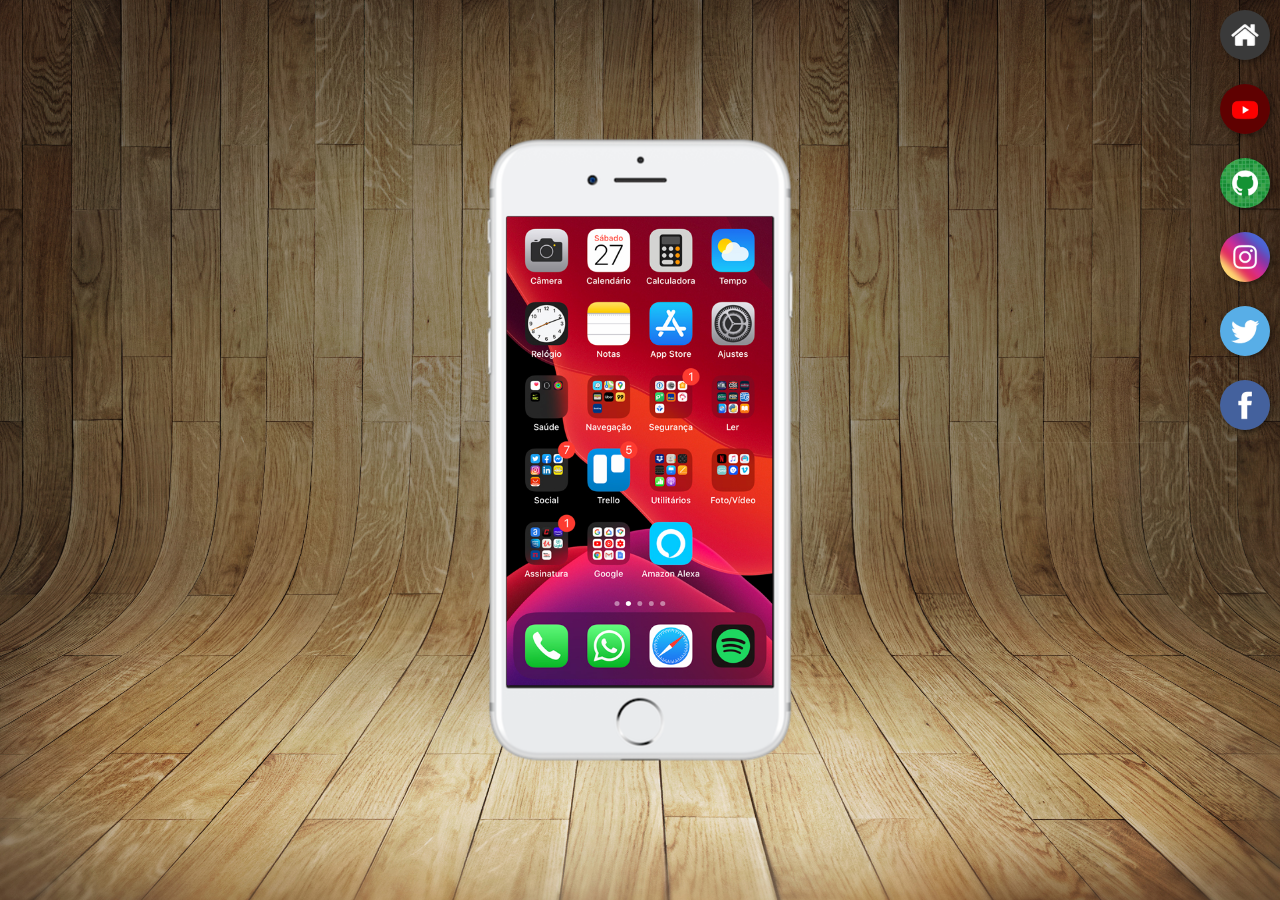
<file: index.html>
<!DOCTYPE html>
<html lang="pt-br">
<head>
    <meta charset="UTF-8">
    <meta name="viewport" content="width=device-width, initial-scale=1.0">
    <link rel="shortcut icon" href="favicon.ico" type="image/x-icon">
    <link rel="stylesheet" href="estilos/style.css">
    <title>Projeto Redes Sociais</title>
</head>
<body>
    <main>
        <section id="telefone">
            <iframe src="home.html" name="tela" id="tela" frameborder="0">
                Seu navegador não é compatível com esse conteúdo
            </iframe>
        </section>

        <section id="redes-sociais">
            <a href="home.html" target="tela"><img src="imagens/logo-home.jpg" alt="Home"></a><br>
            <a href="youtube.html" target="tela"><img src="imagens/logo-youtube.jpg" alt=""></a><br>
            <a href="github.html" target="tela"> <img src="imagens/logo-github.jpg" alt=""></a><br>
            <a href="instagram.html" target="tela"><img src="imagens/logo-instagram.jpg" alt=""></a><br>
            <a href="twitter.html" target="tela"><img src="imagens/logo-twitter.jpg" alt=""></a><br>
            <a href="facebook.html" target="tela"><img src="imagens/logo-facebook.jpg" alt=""></a><br>
        </section>
    </main>
</body>
</html>
</file>
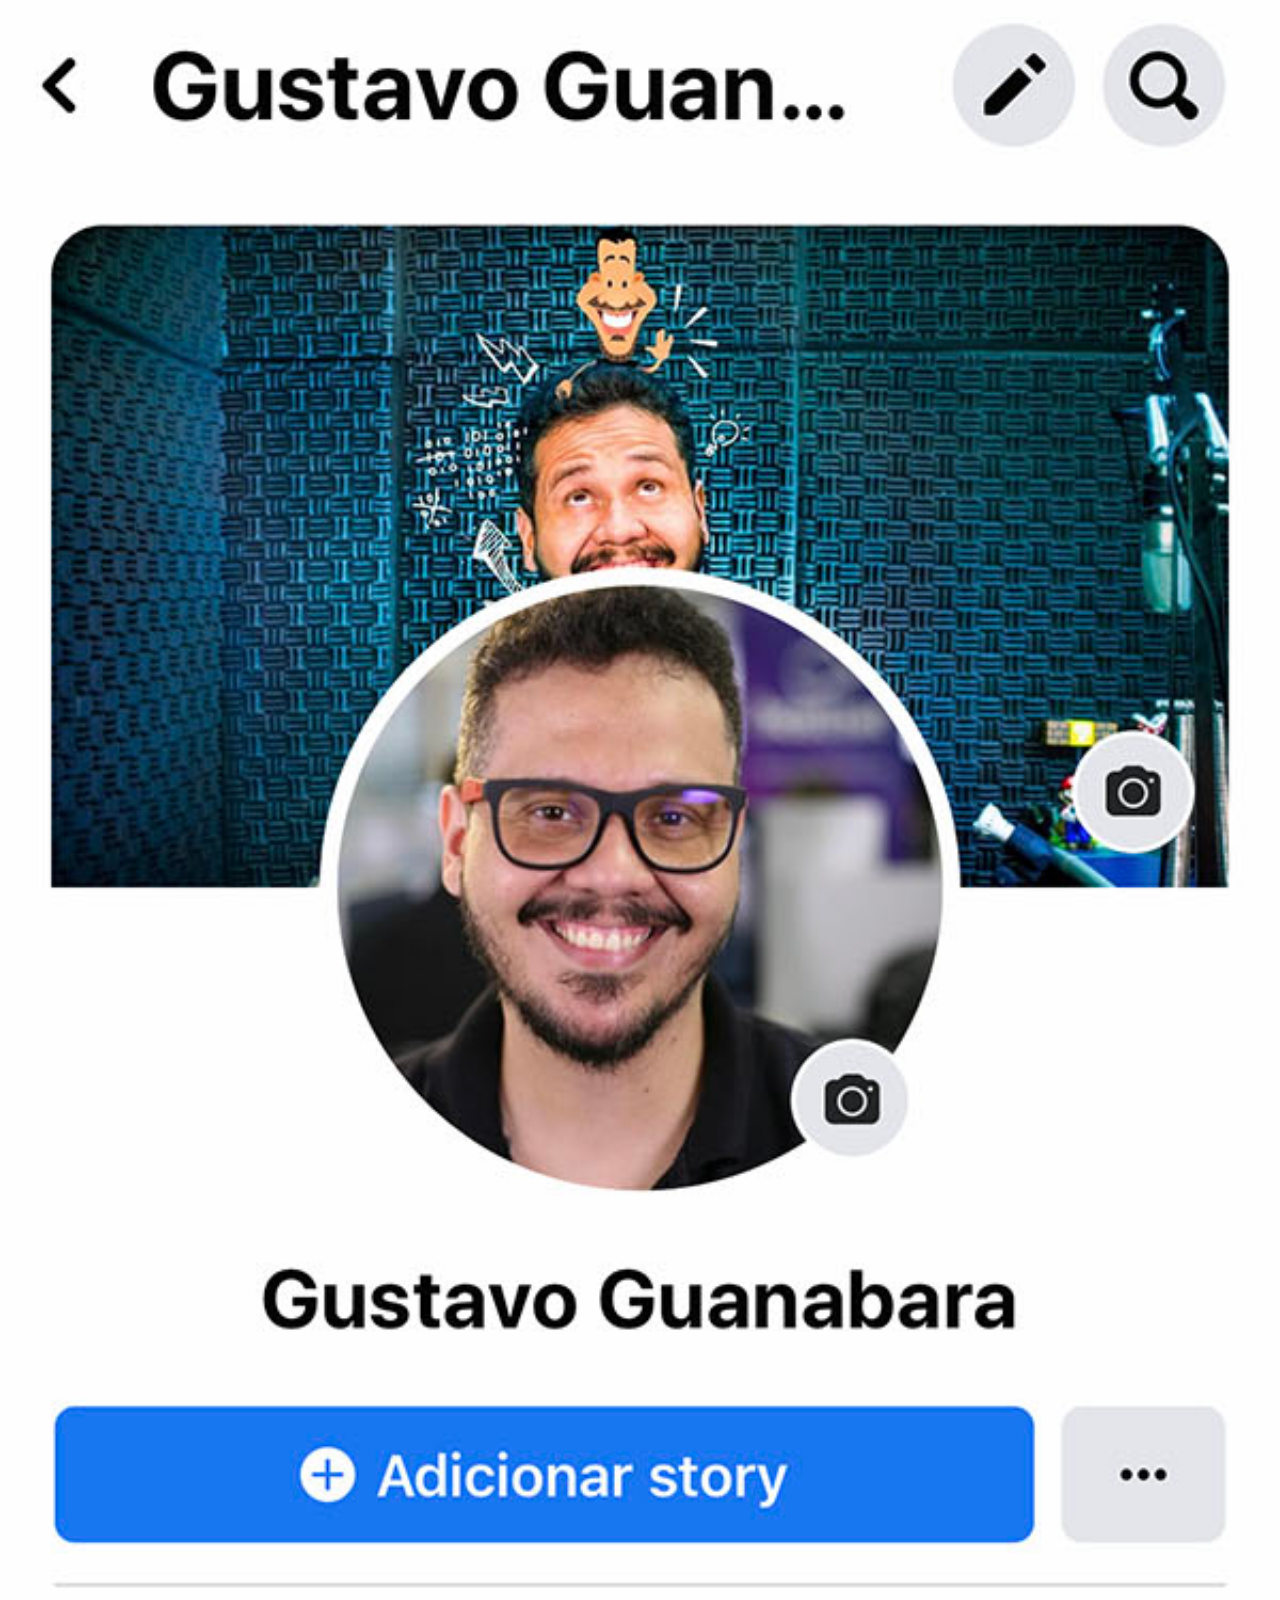
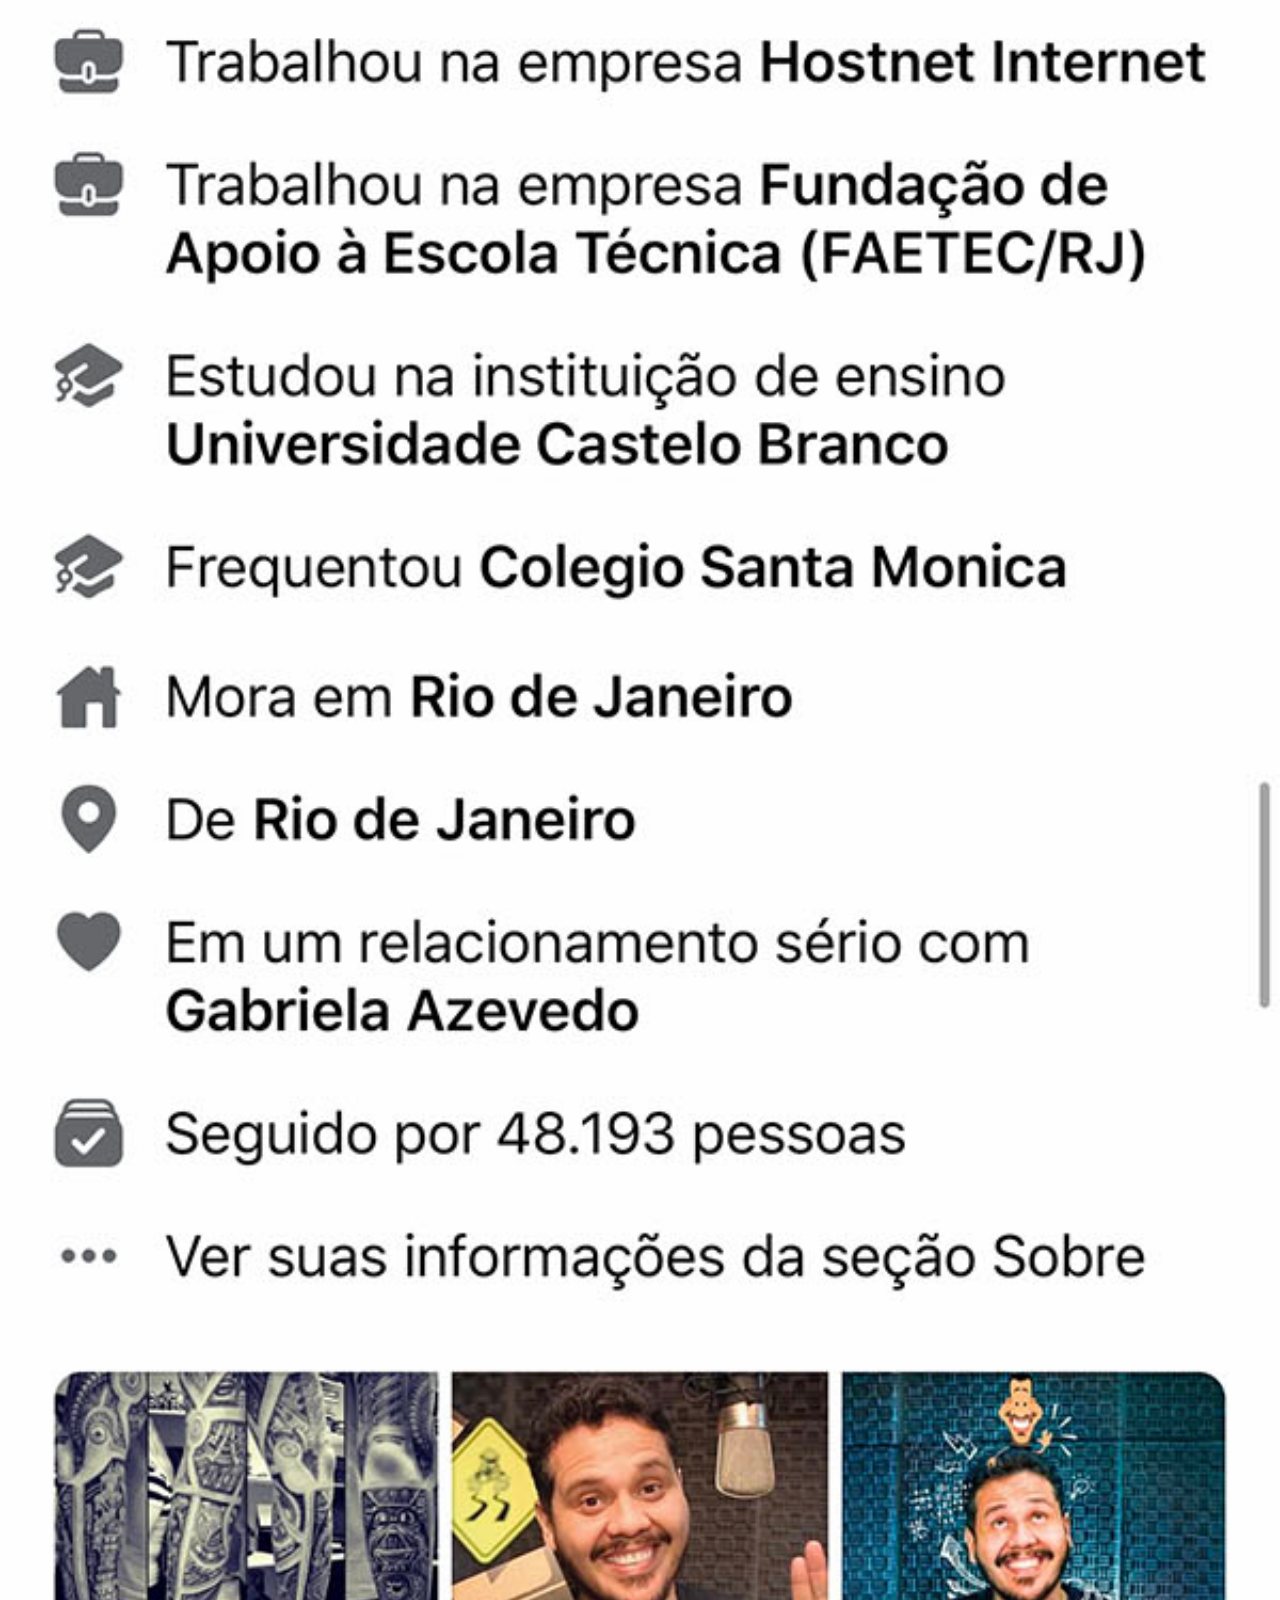
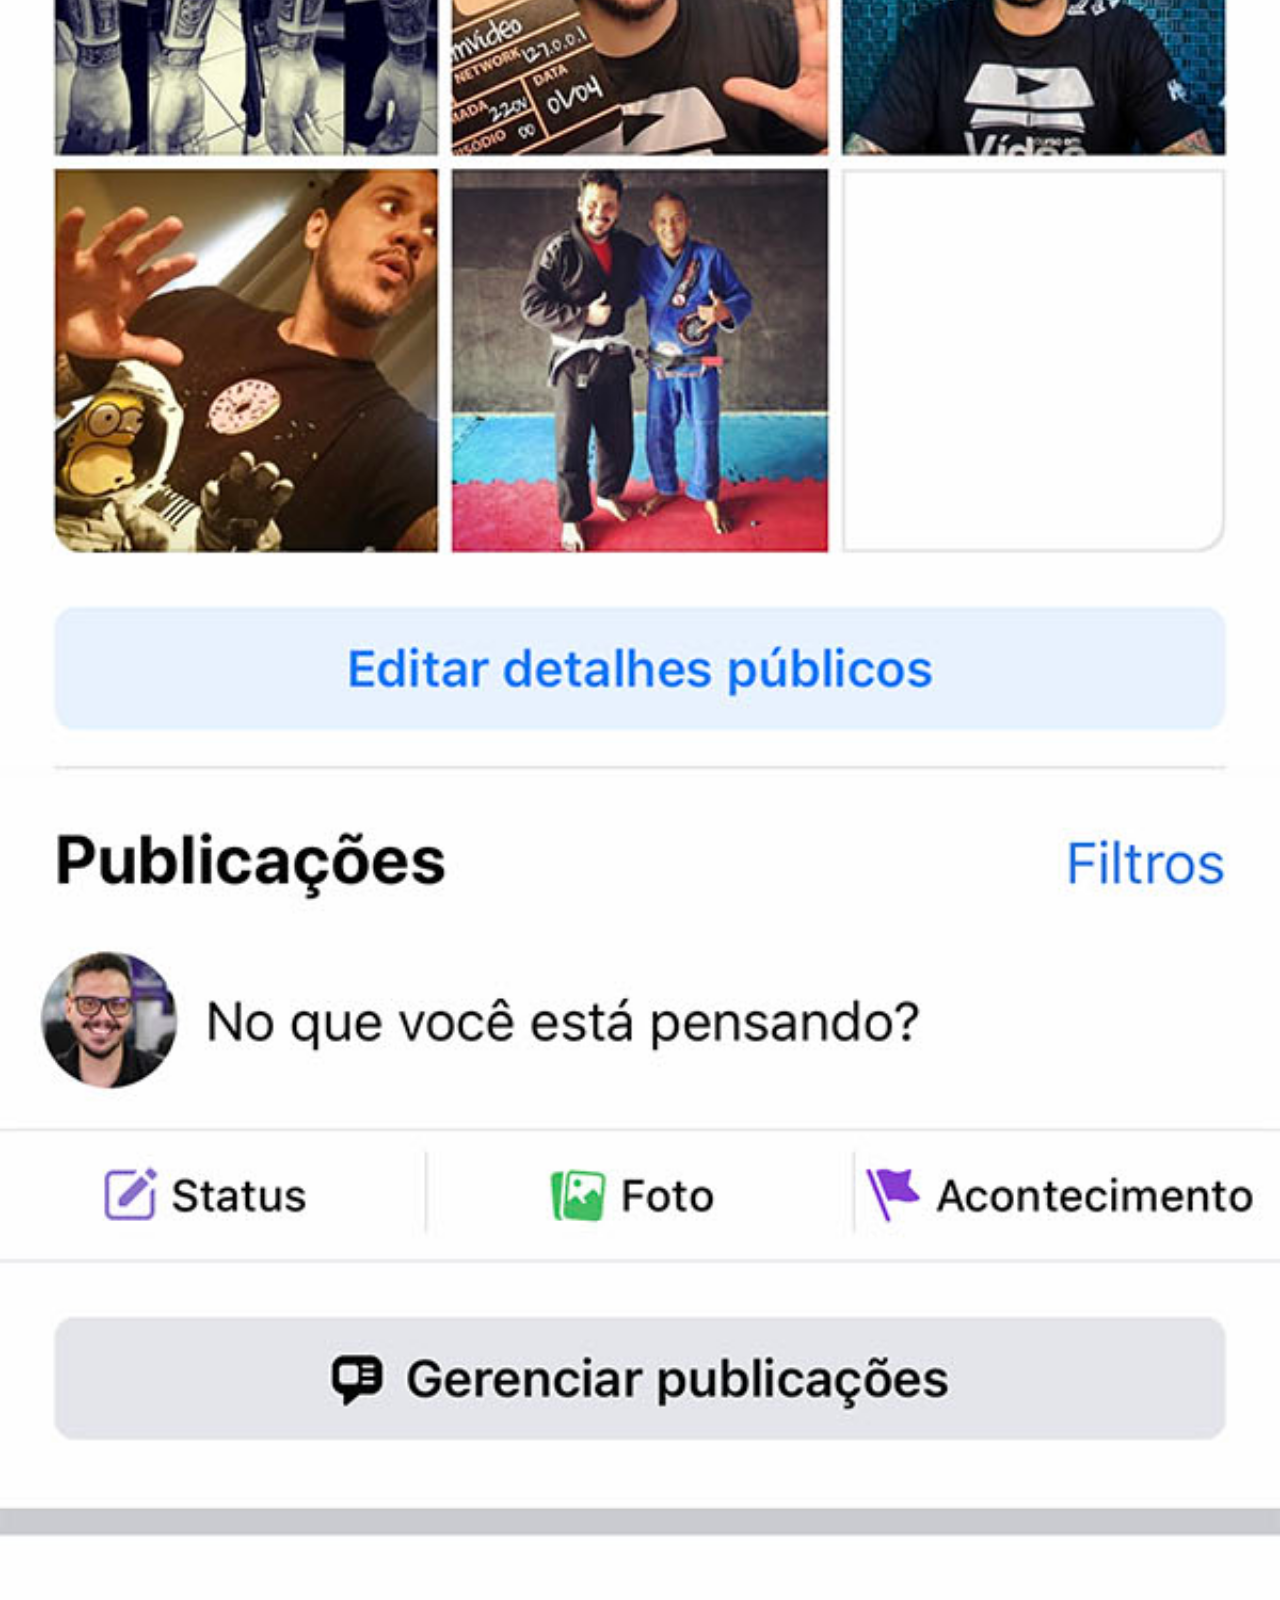
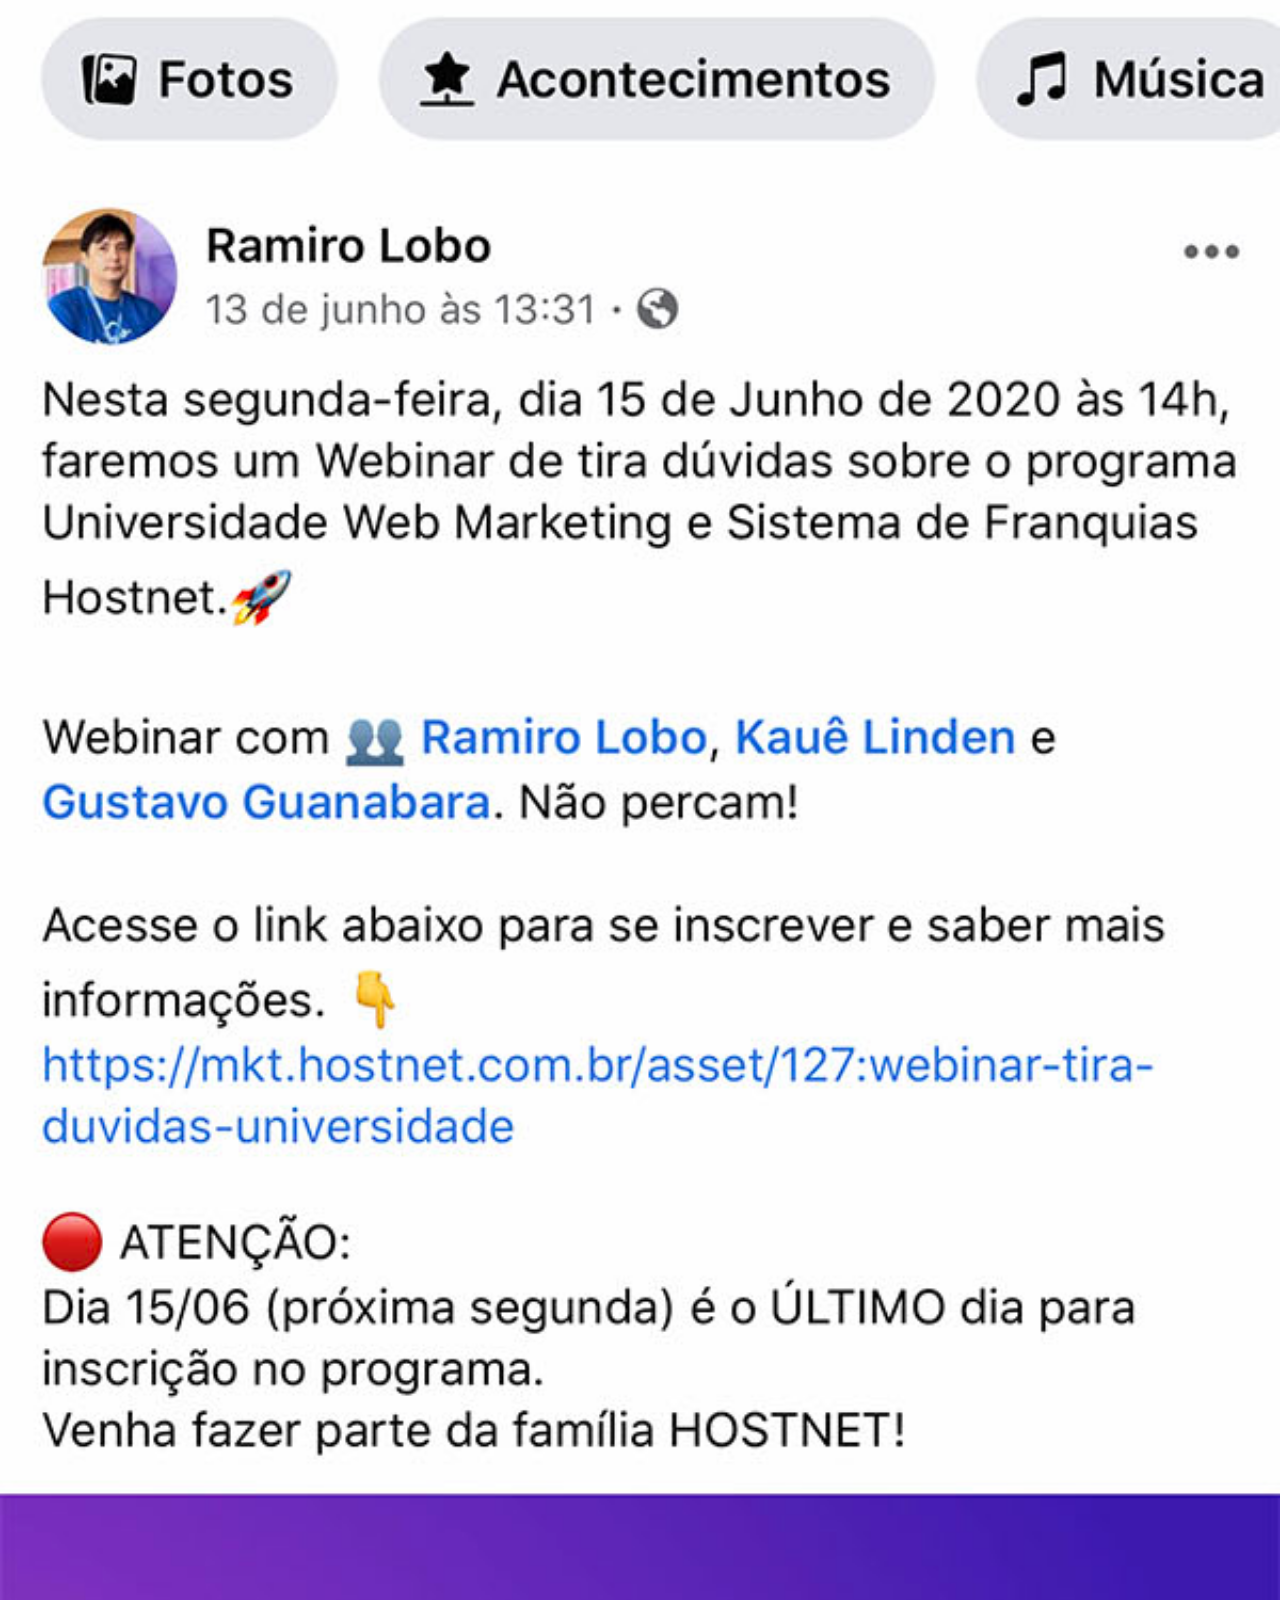
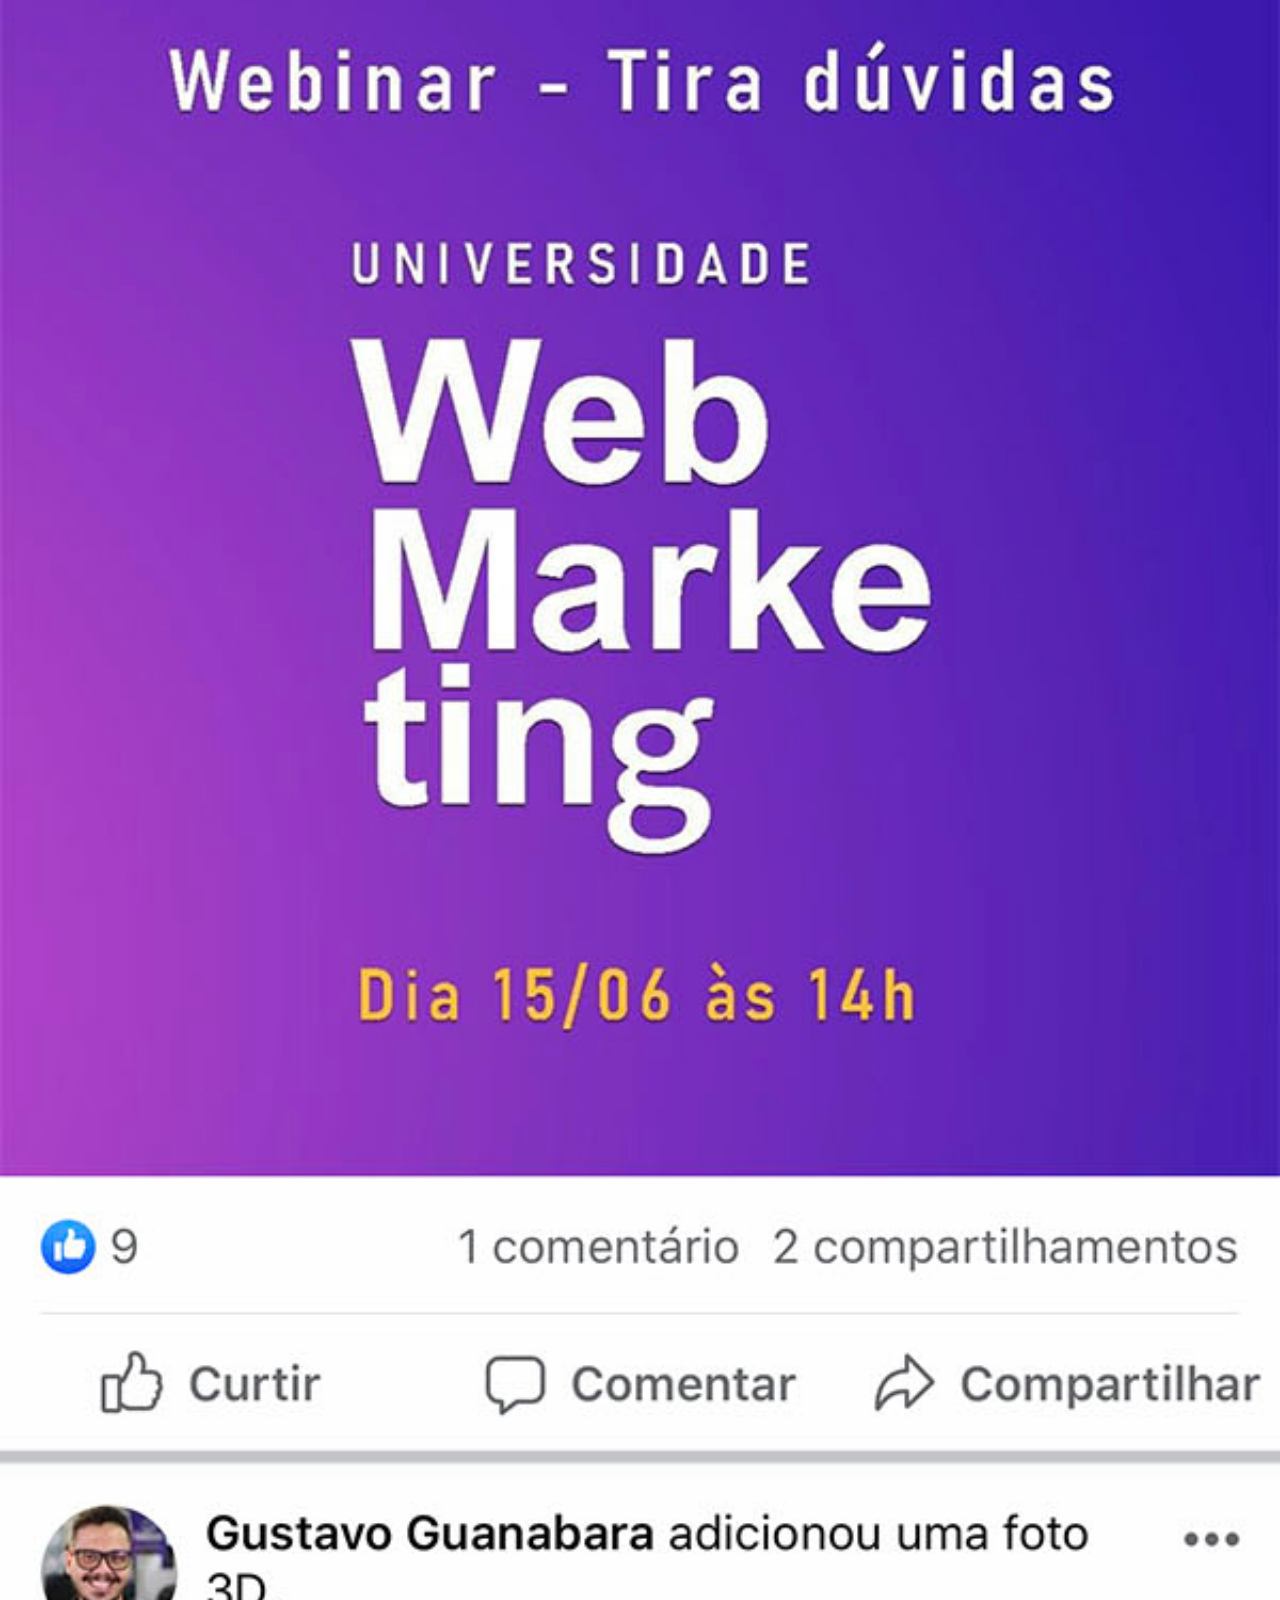
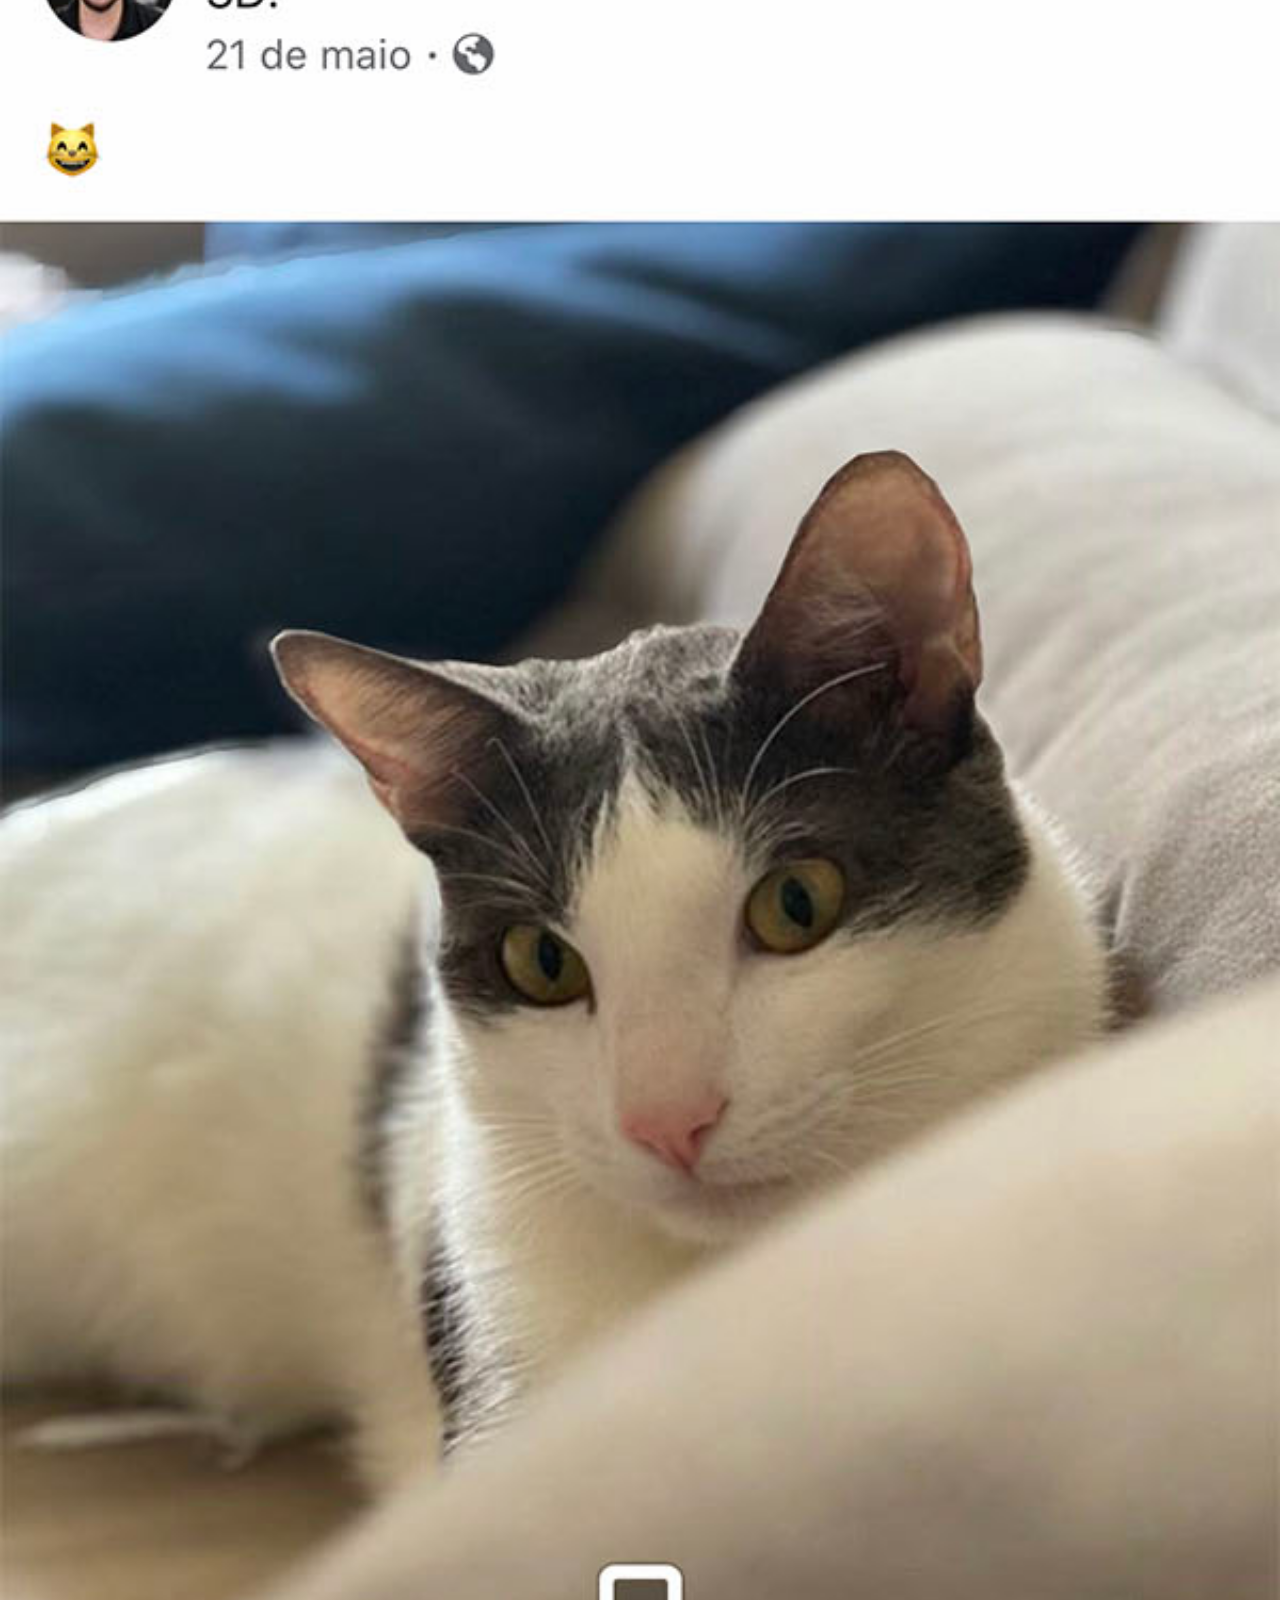
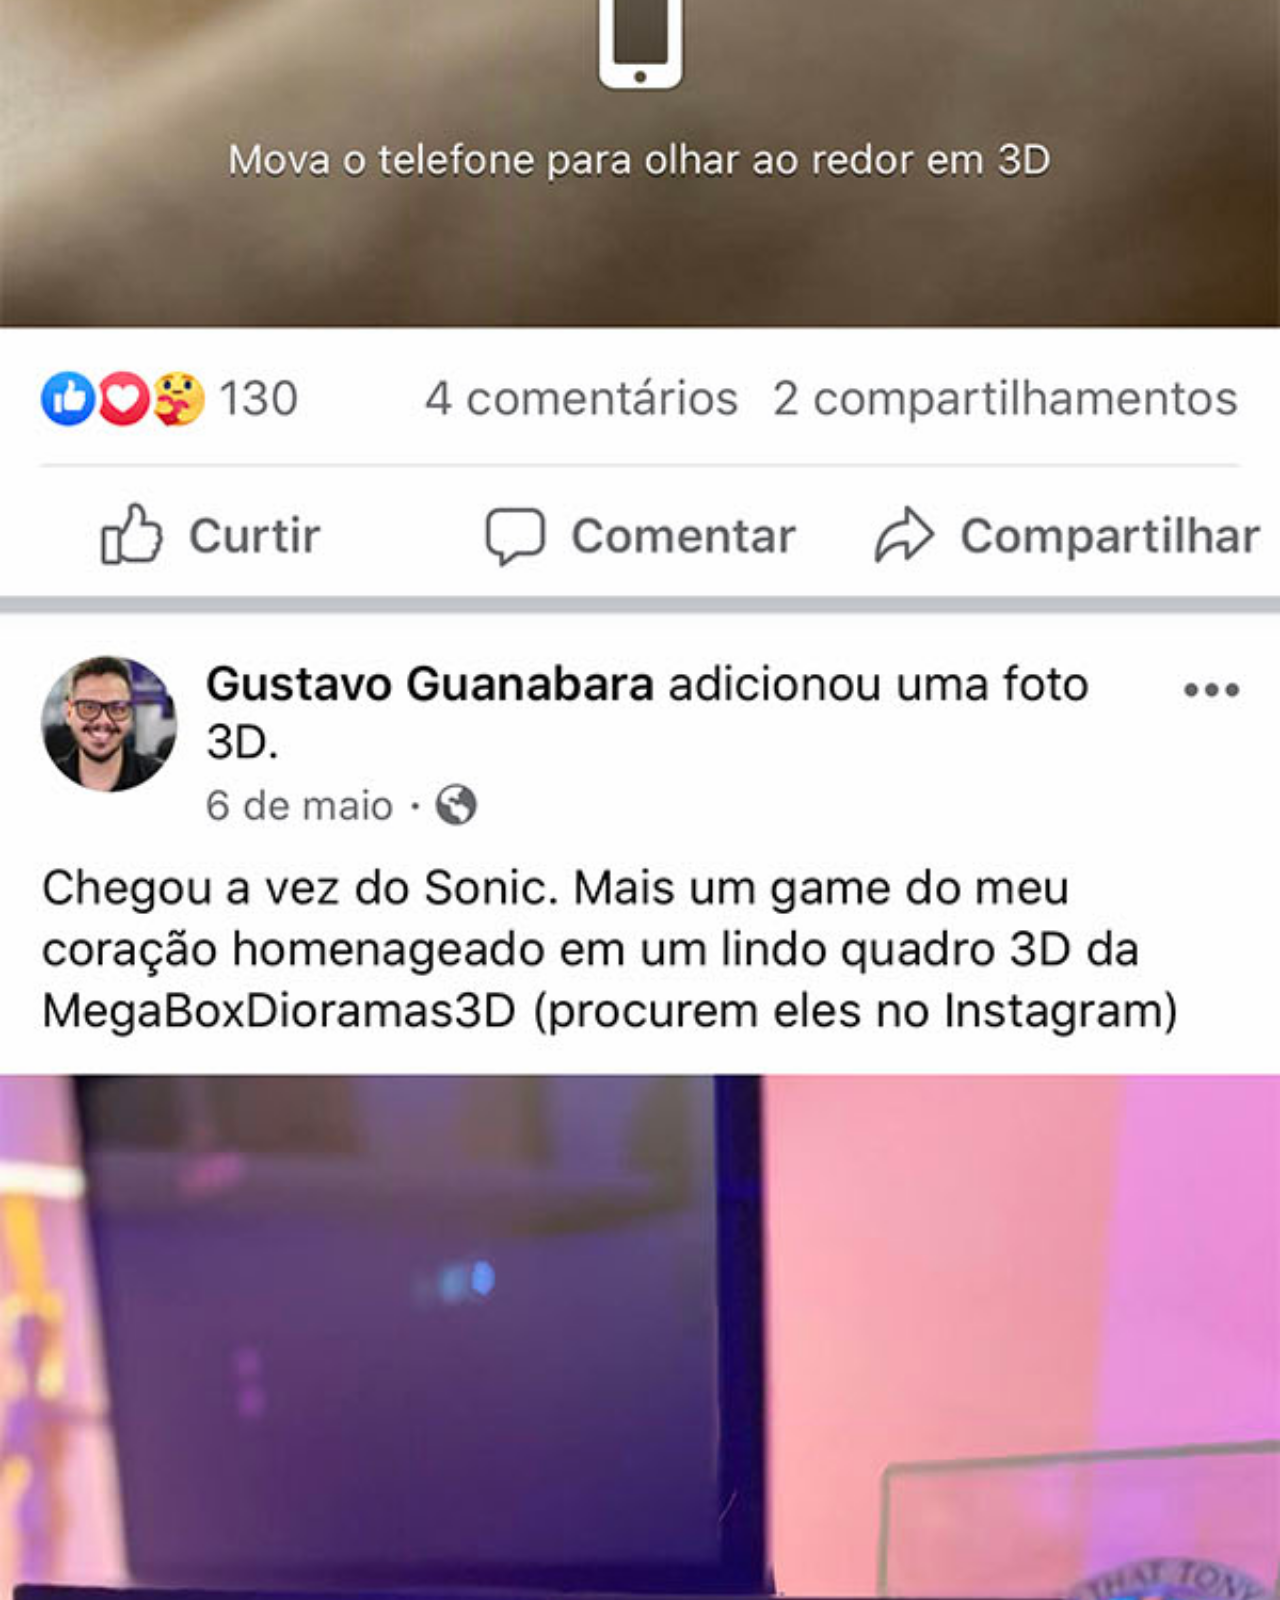
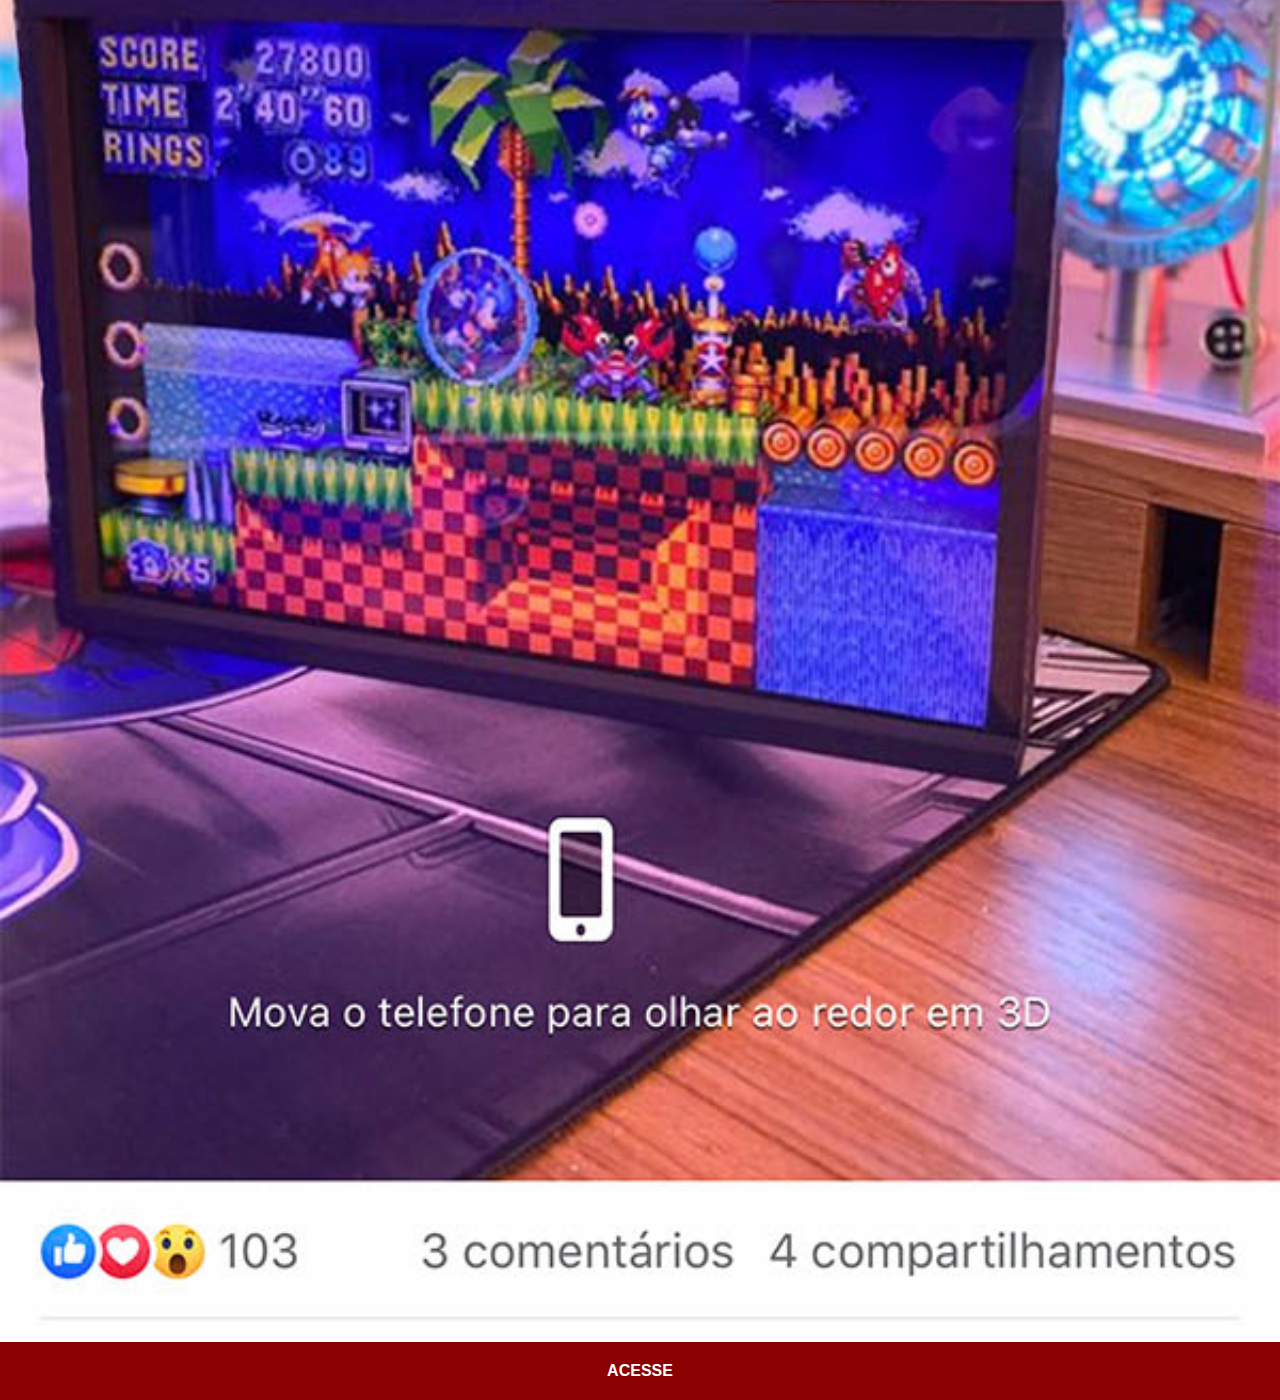
<file: facebook.html>
<!DOCTYPE html>
<html lang="pt-br">
<head>
    <meta charset="UTF-8">
    <meta name="viewport" content="width=device-width, initial-scale=1.0">
    <title>Facebook</title>
    <link rel="stylesheet" href="estilos/social.css">
</head>
<body>
    <img src="imagens/tela-facebook.jpg" alt="Facebook">
    <a href="https://www.facebook.com/gustavoguanabara/?locale=pt_BR" target="_blank">ACESSE</a>
</body>
</html>
</file>
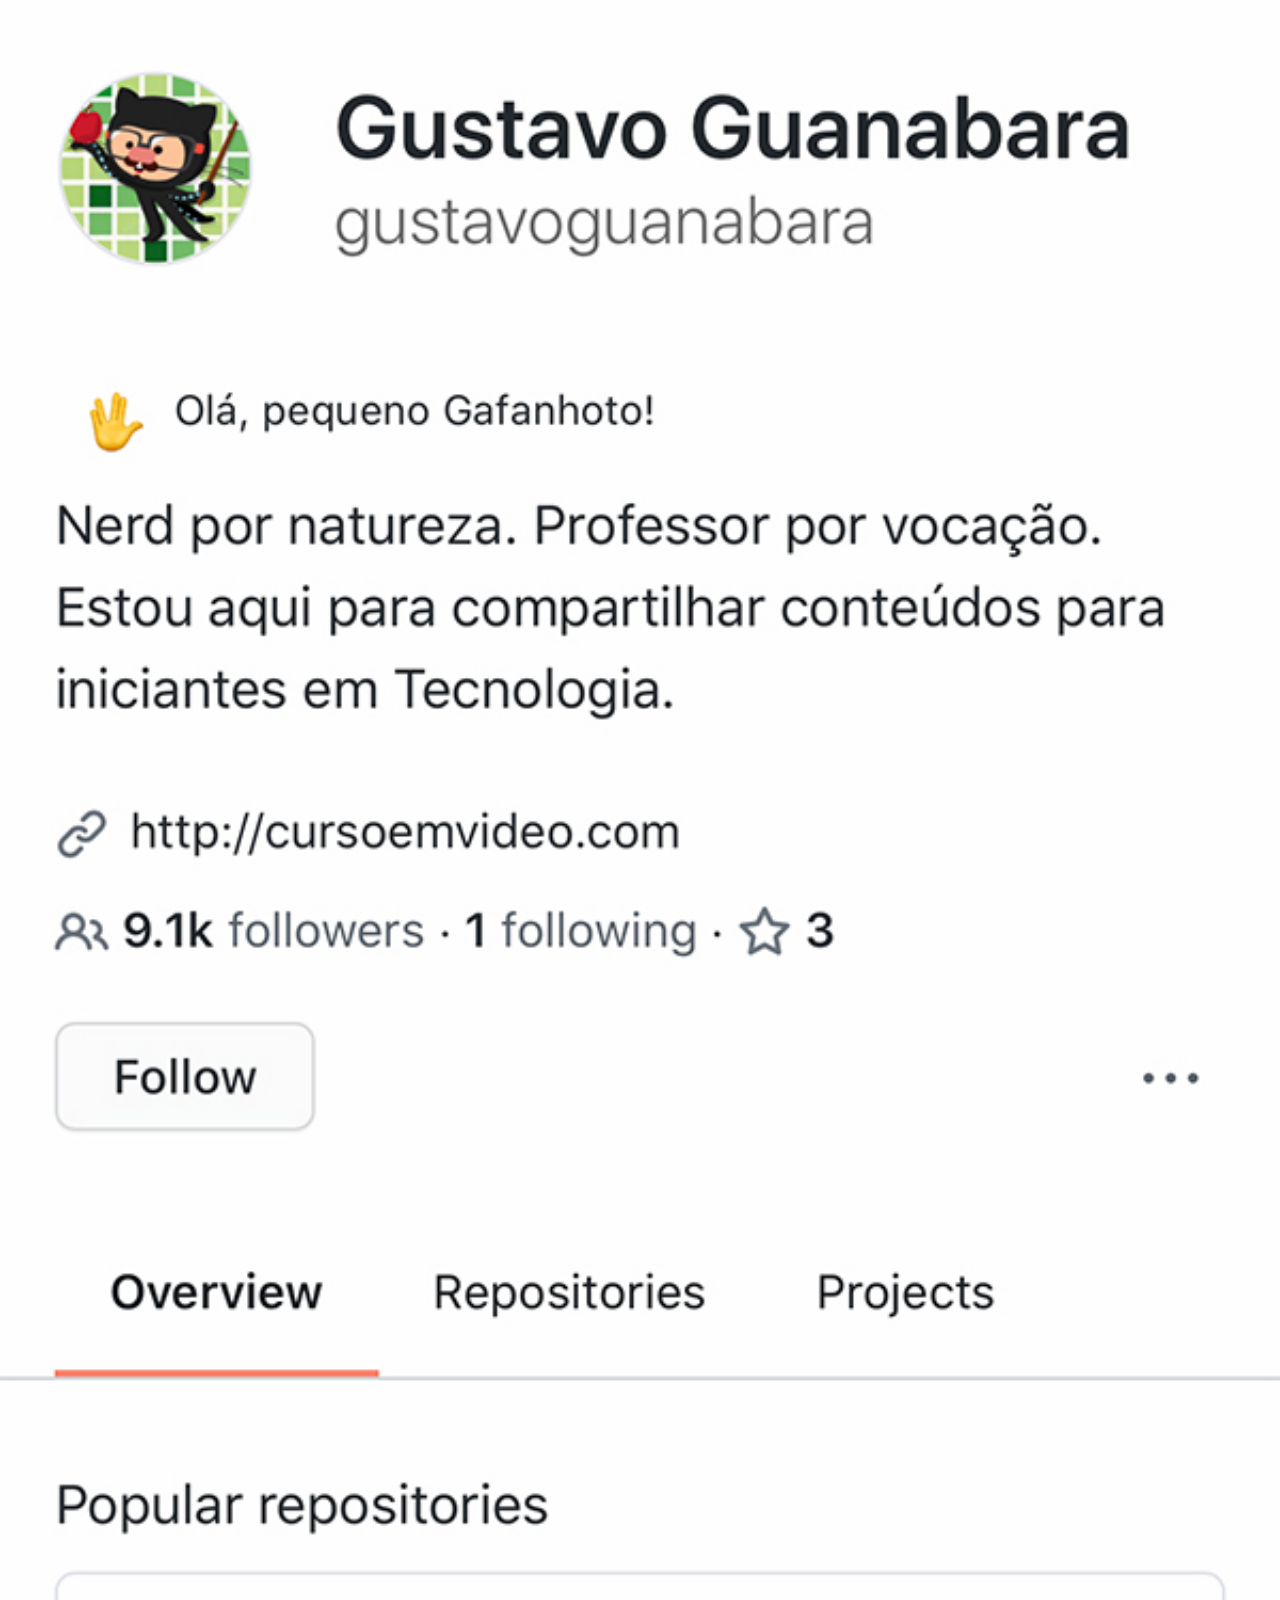
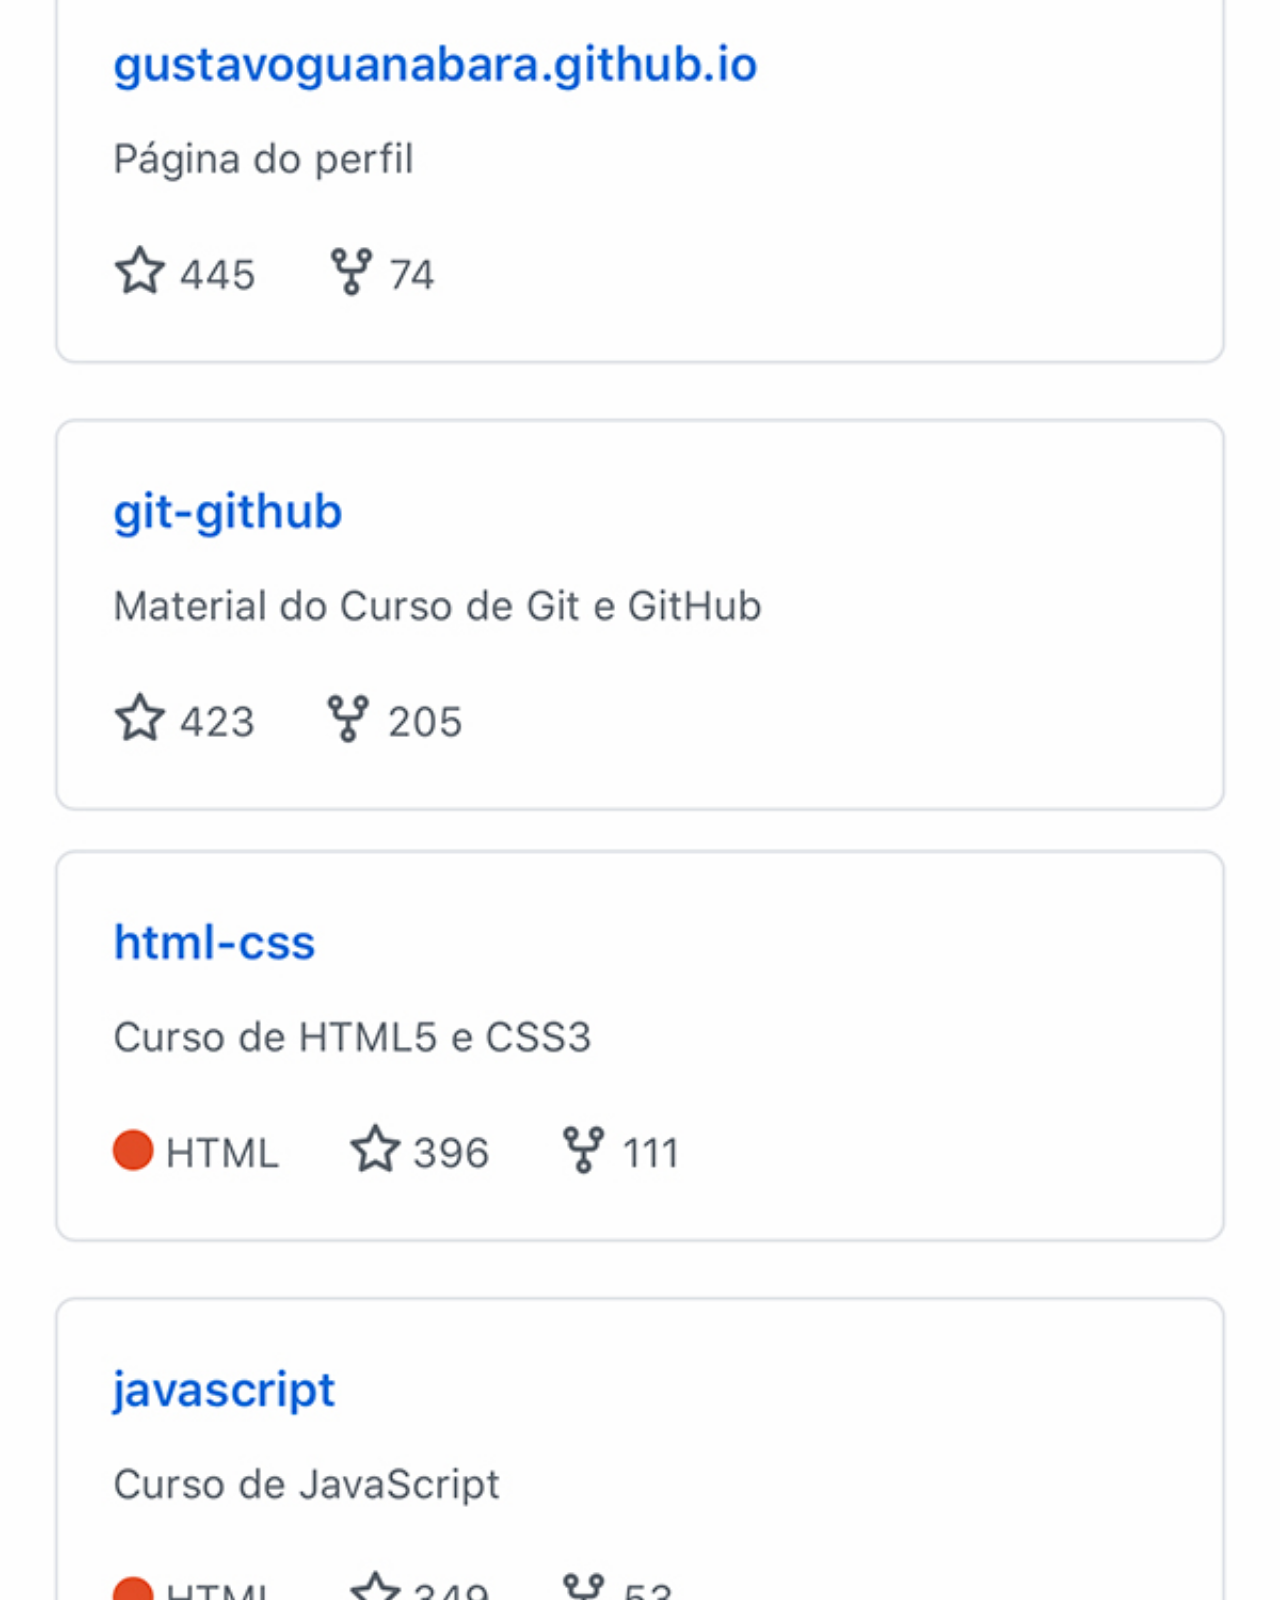
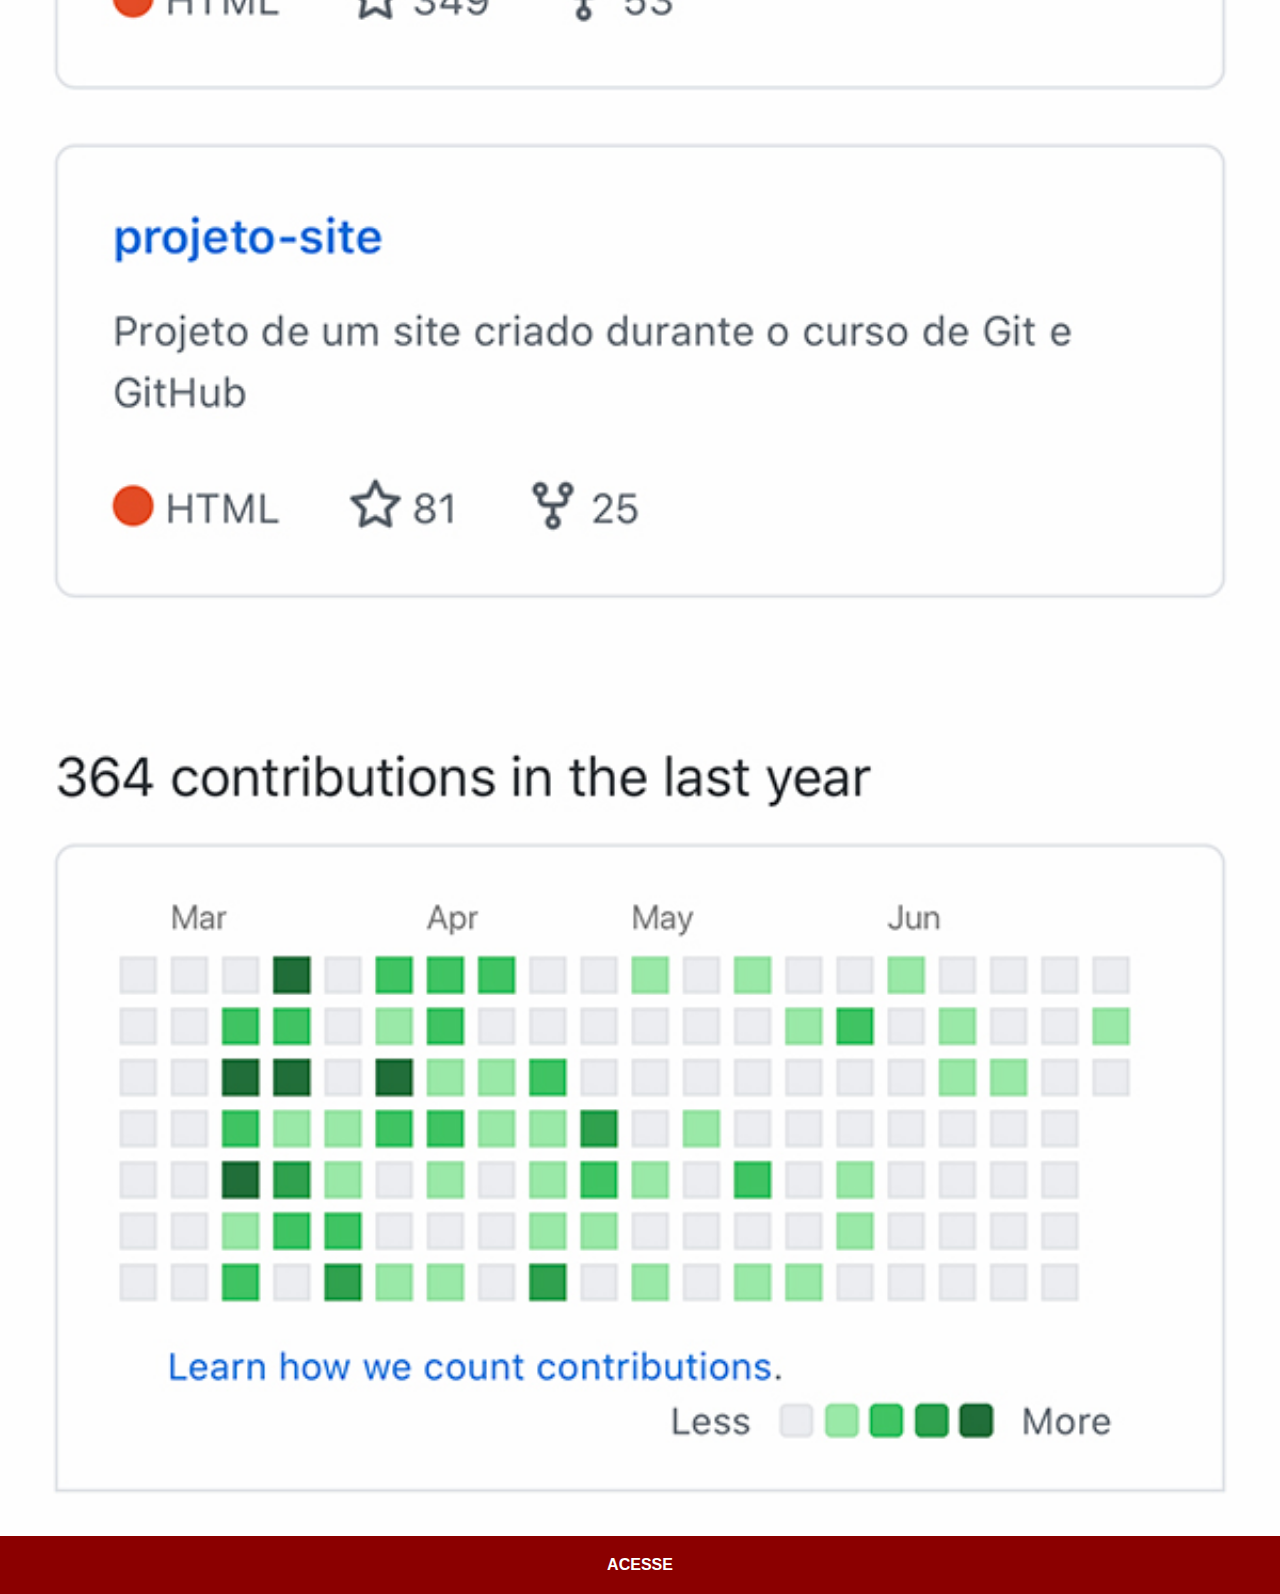
<file: github.html>
<!DOCTYPE html>
<html lang="pt-br">
<head>
    <meta charset="UTF-8">
    <meta name="viewport" content="width=device-width, initial-scale=1.0">
    <title>Github</title>
    <link rel="stylesheet" href="estilos/social.css">
</head>
<body>
    <img src="imagens/tela-github.jpg" alt="GitHub">
    <a href="https://github.com/gustavoguanabara" target="_blank">ACESSE</a>
</body>
</html>
</file>
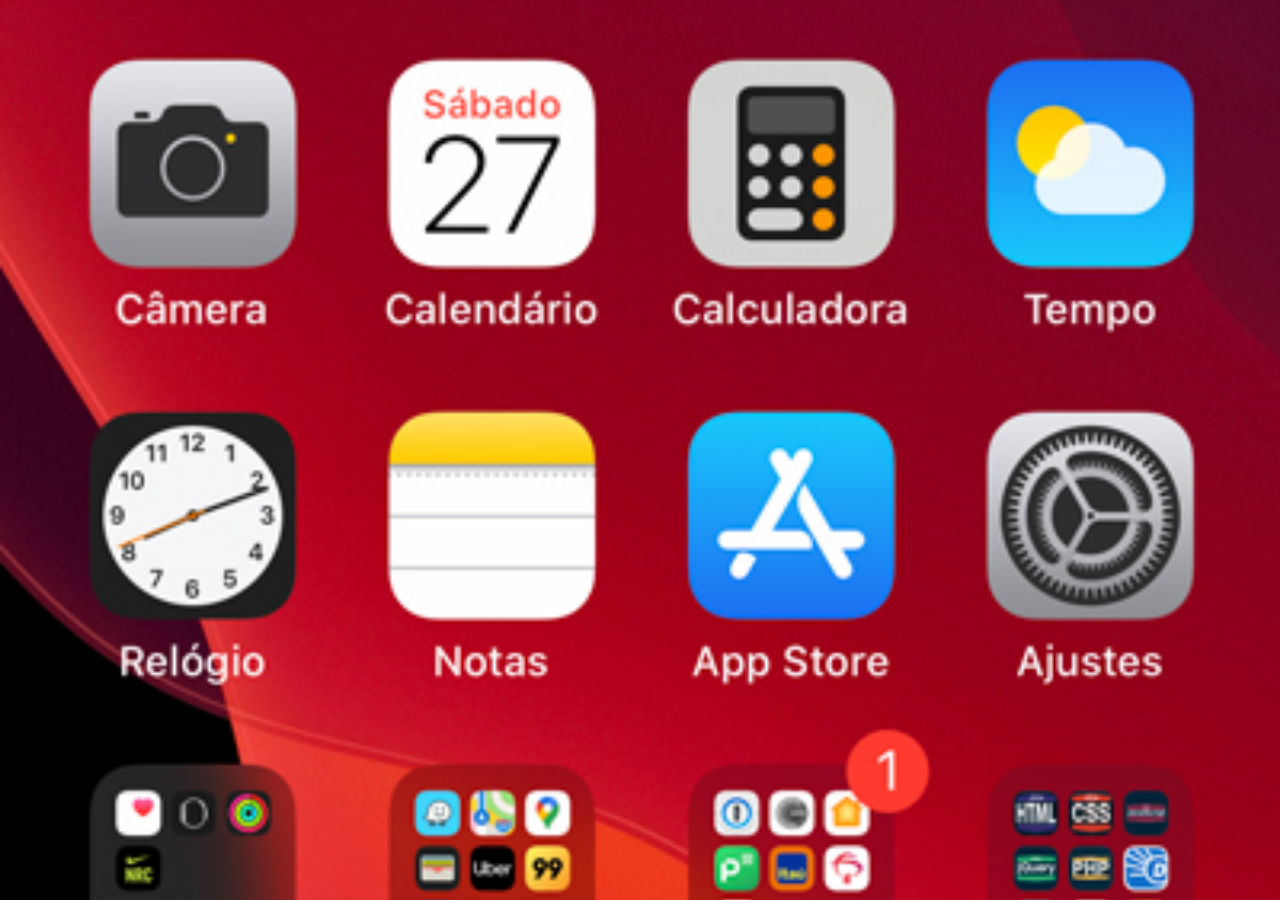
<file: home.html>
<!DOCTYPE html>
<html lang="pt-br">
<head>
    <meta charset="UTF-8">
    <meta name="viewport" content="width=device-width, initial-scale=1.0">
    <title>Home</title>
    <style>
        *{
            margin: 0px;
            padding: 0px;
        }

        body{
            width: 100vw;
            height: 100vh;
            background: black url('imagens/tela-home.jpg') no-repeat top center;
            background-size: cover;
        }

    </style>
</head>
<body>
    
</body>
</html>
</file>
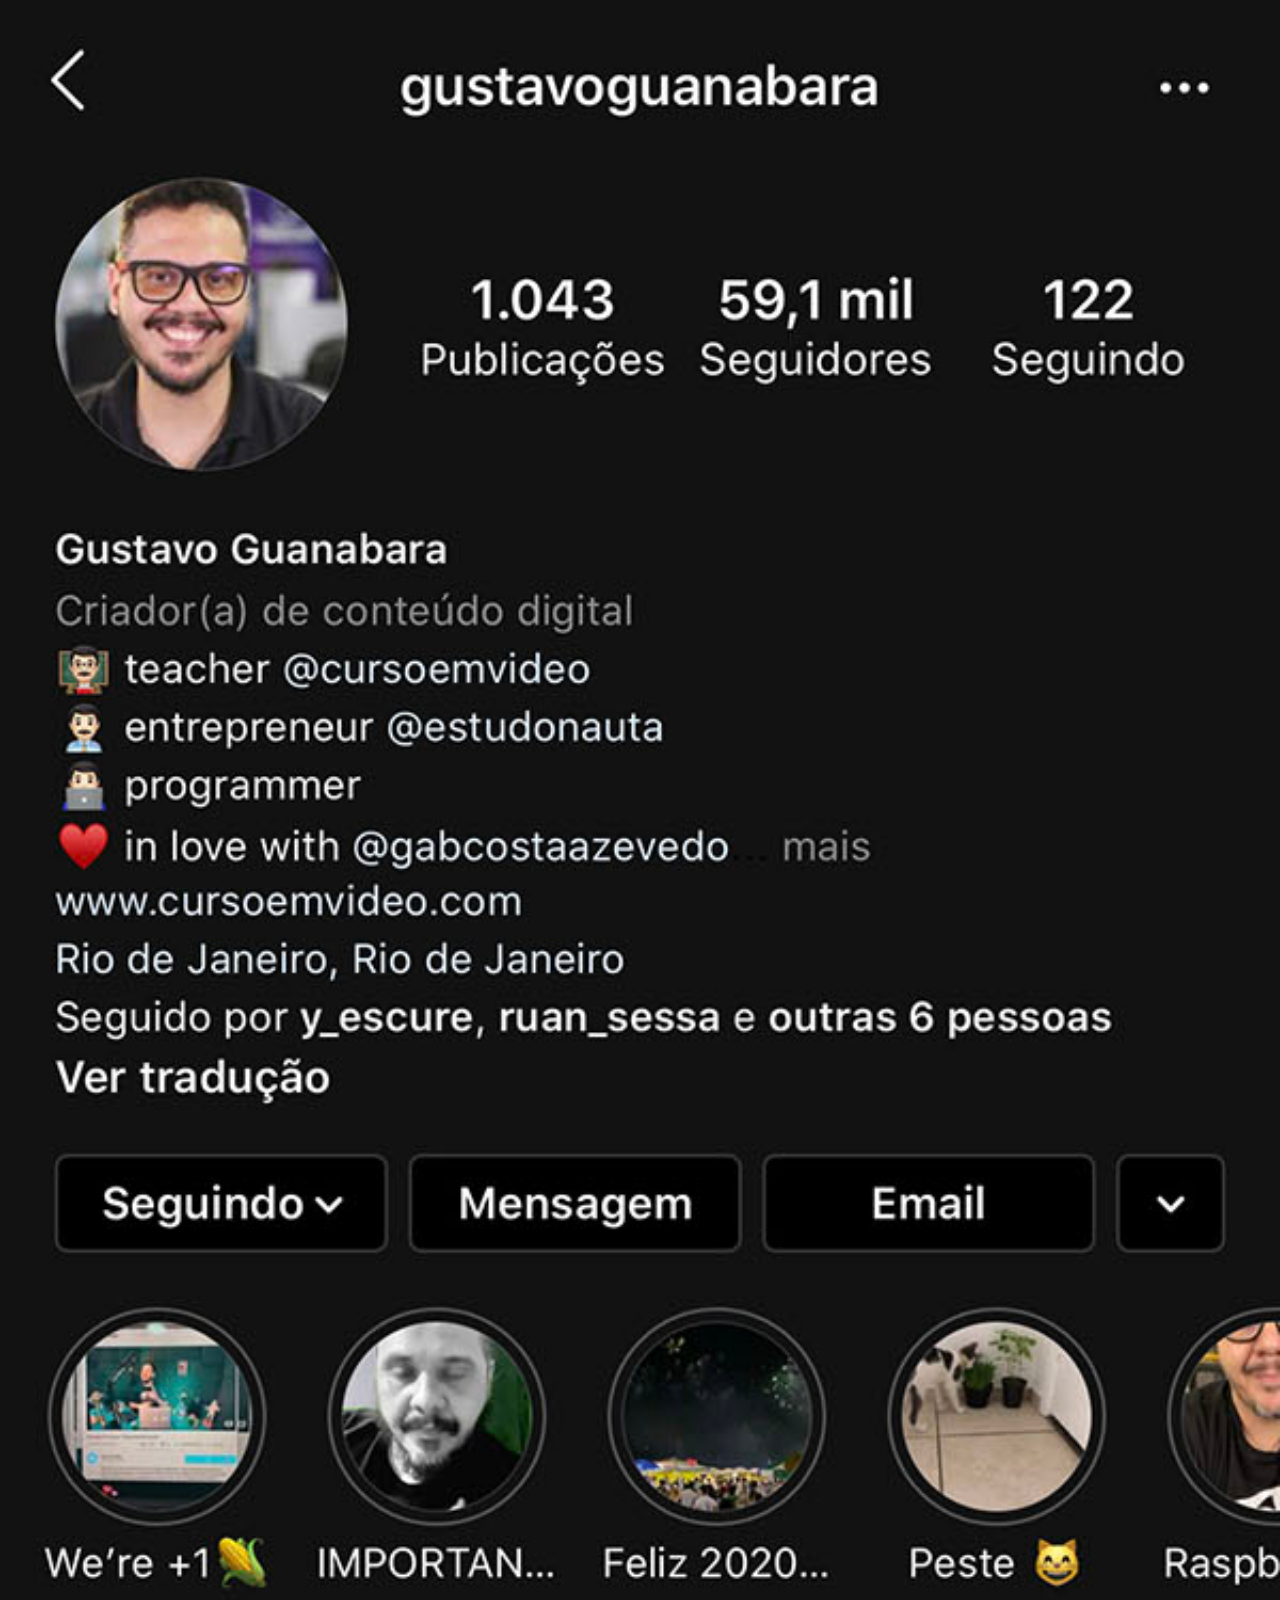
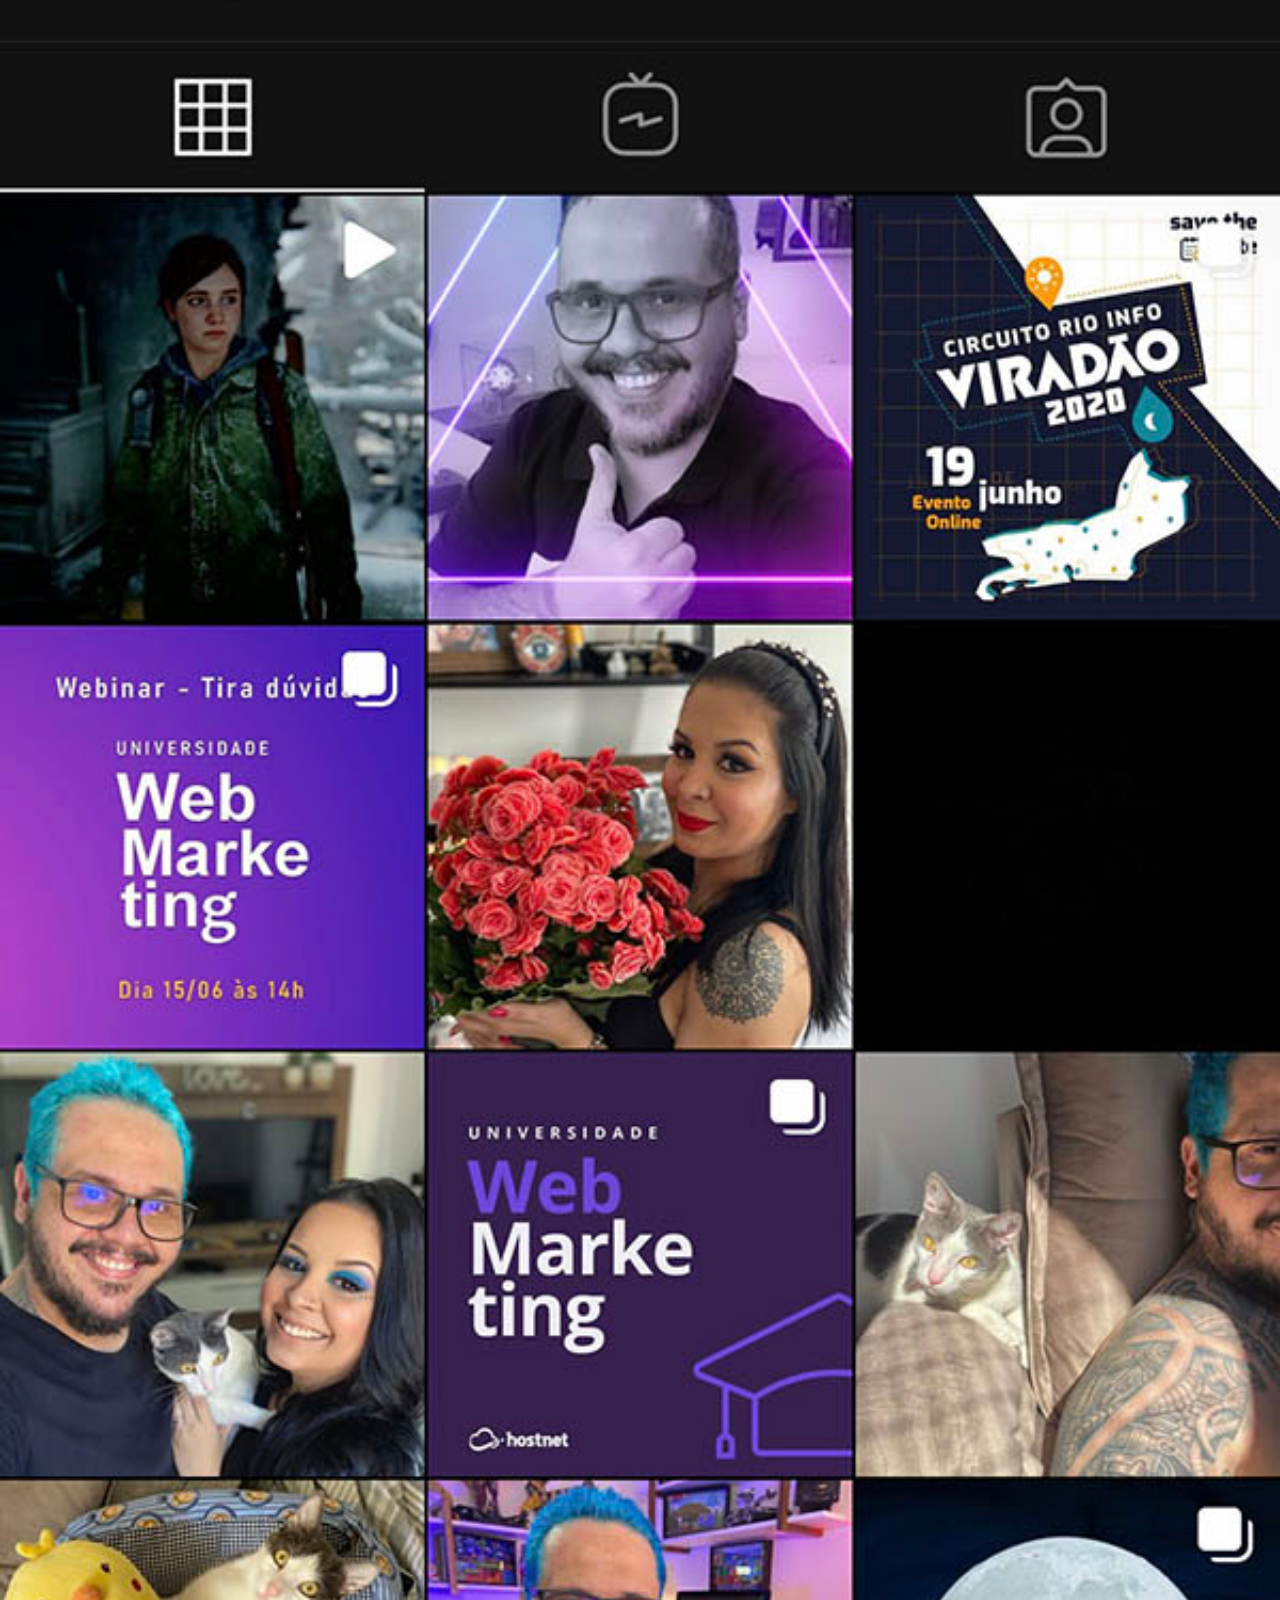
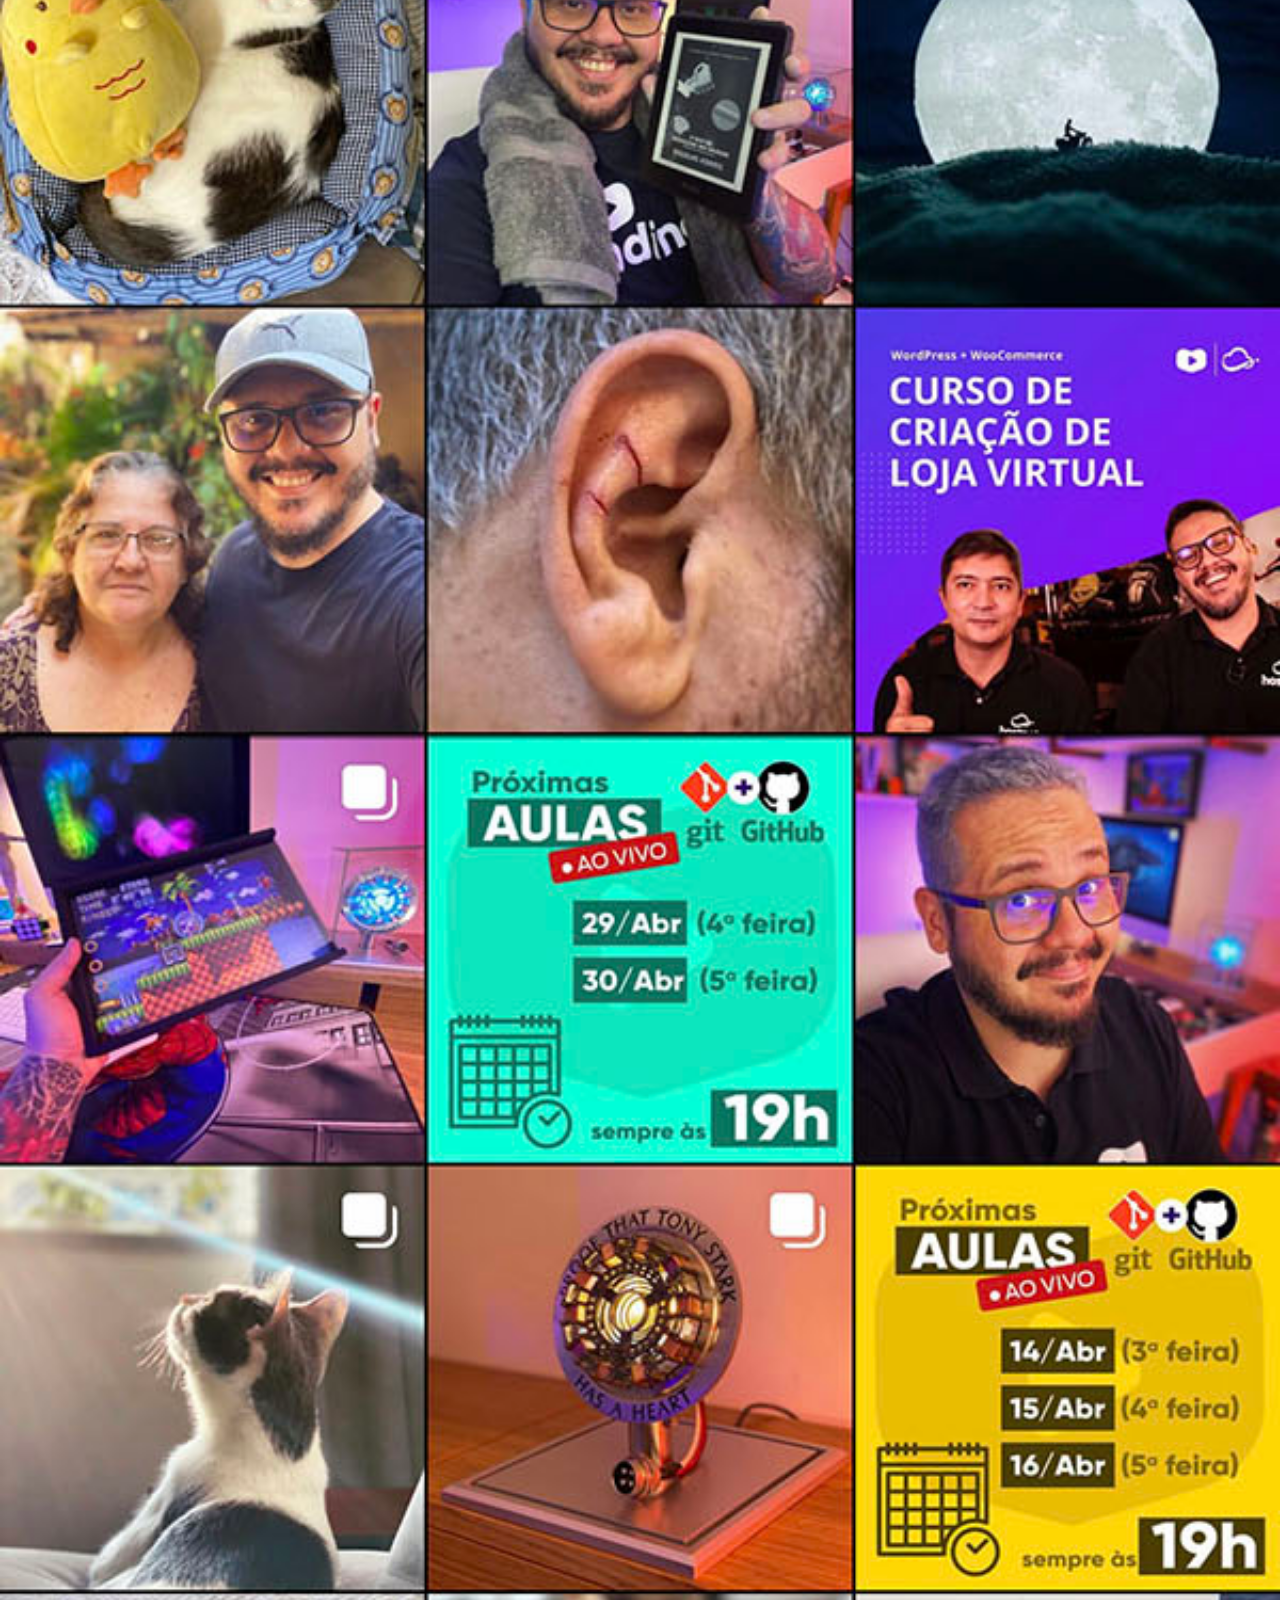
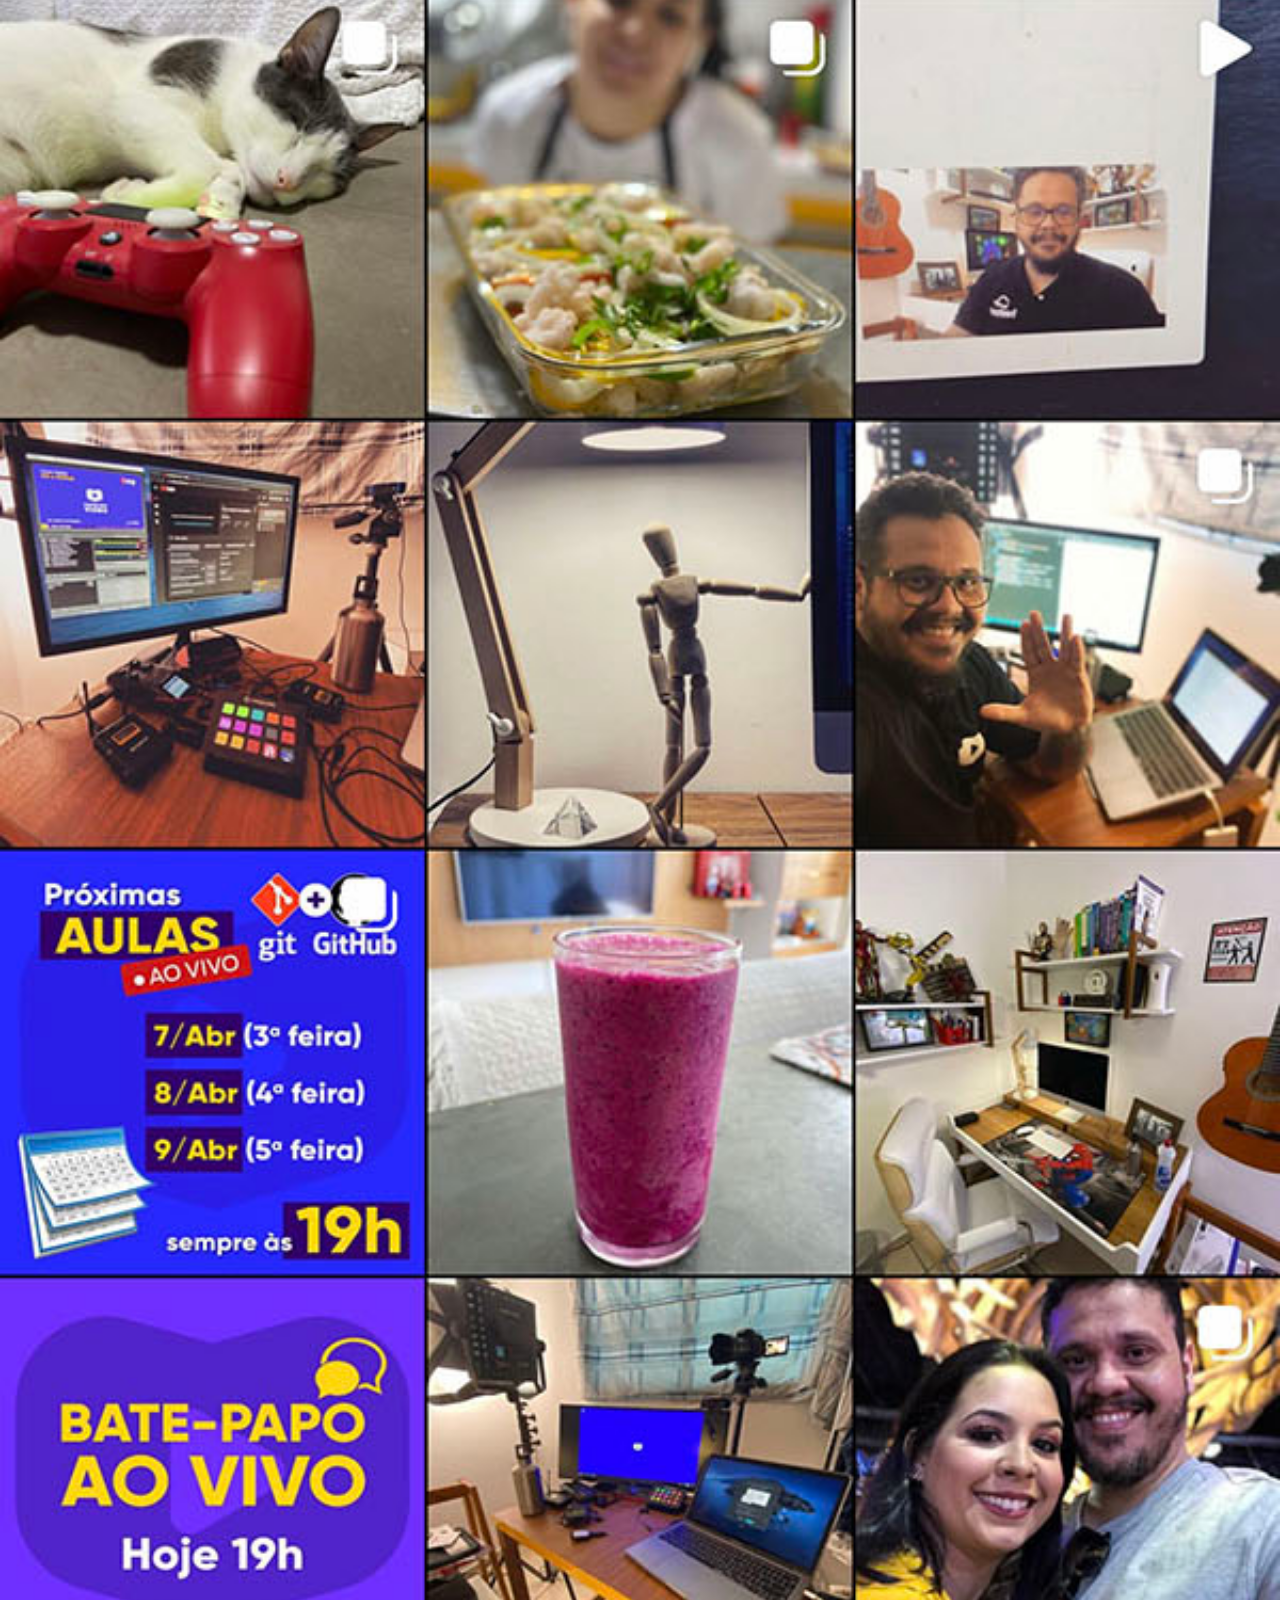
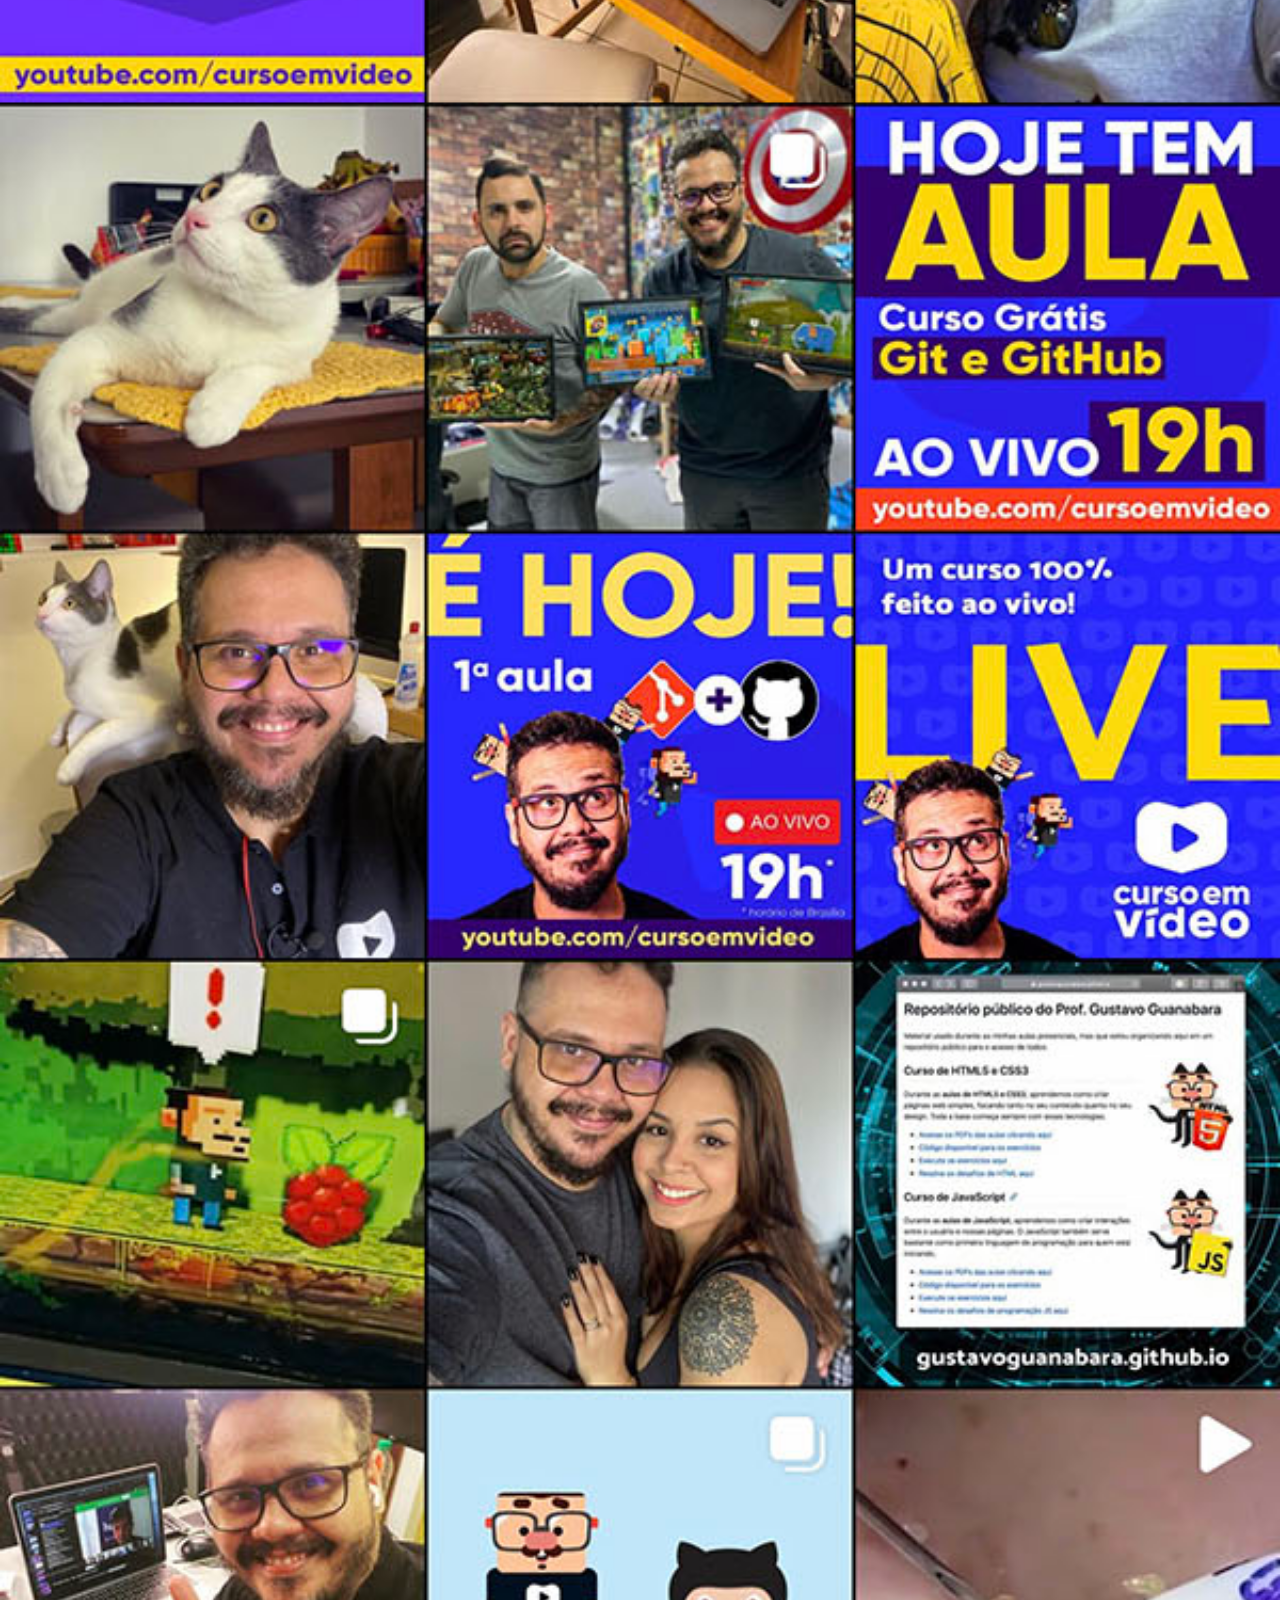
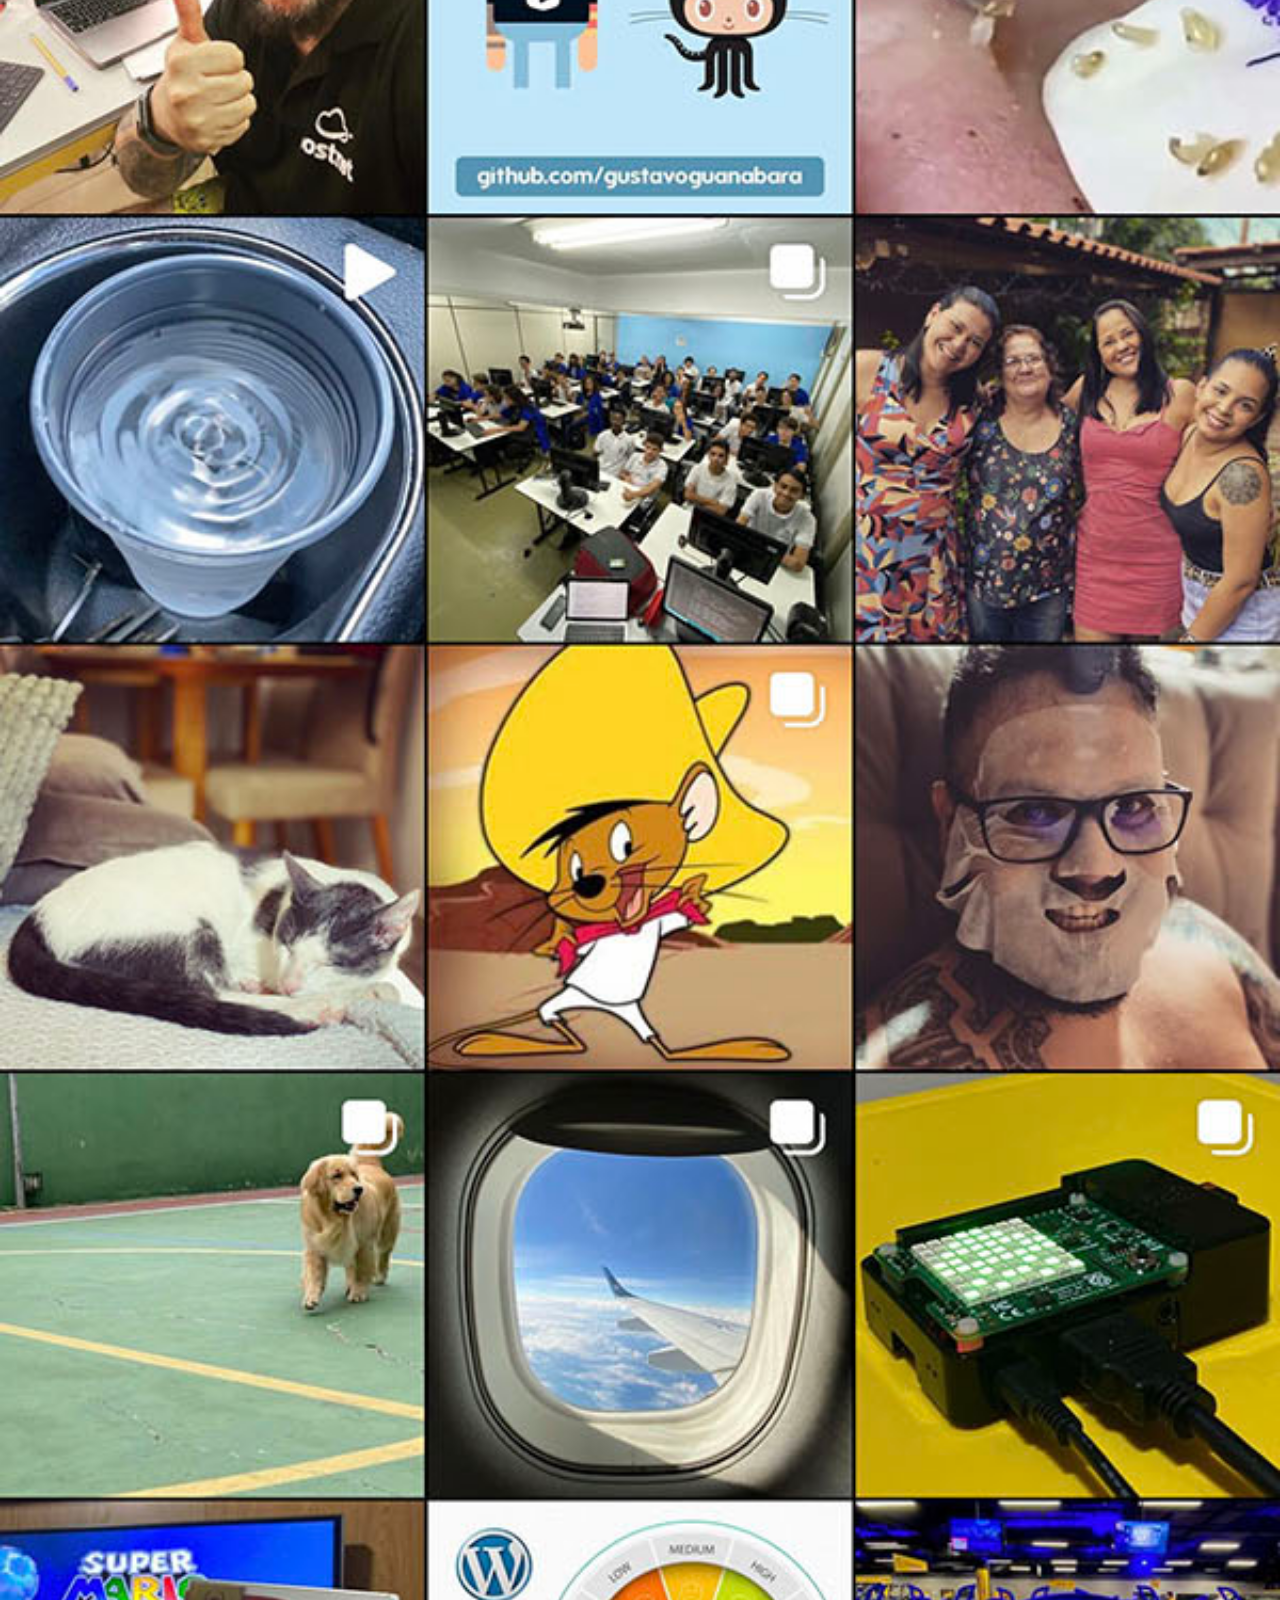
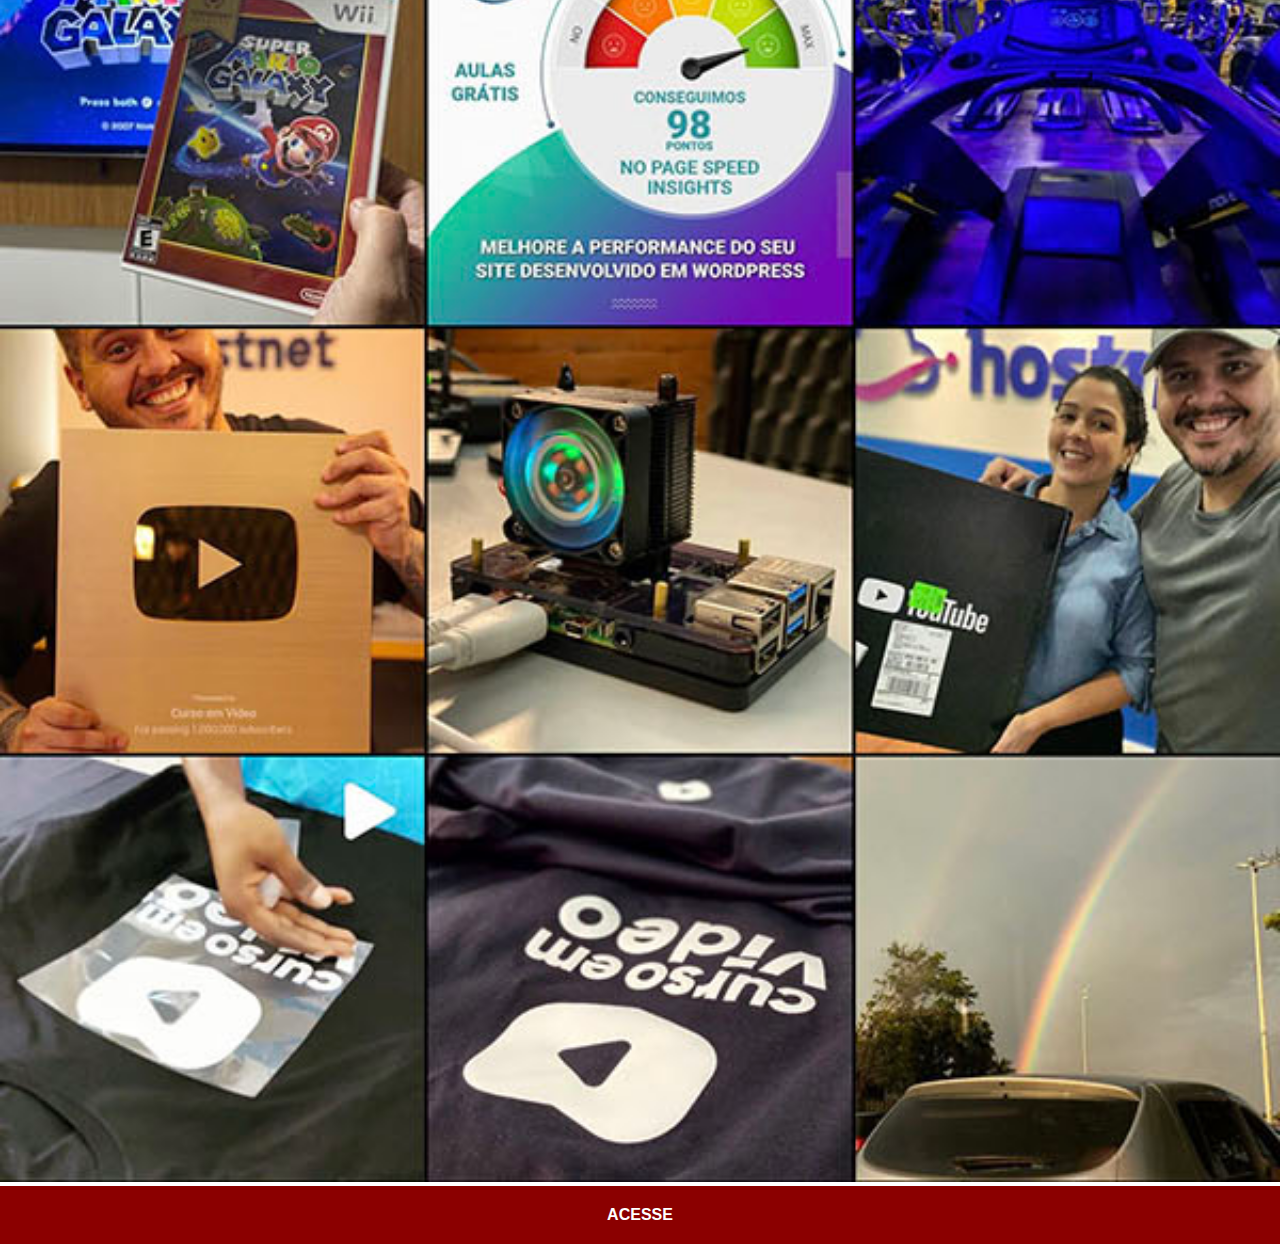
<file: instagram.html>
<!DOCTYPE html>
<html lang="pt-br">
<head>
    <meta charset="UTF-8">
    <meta name="viewport" content="width=device-width, initial-scale=1.0">
    <title>Instagram</title>
    <link rel="stylesheet" href="estilos/social.css">
</head>
<body>
    <img src="imagens/tela-instagram.jpg" alt="Instagram">
    <a href="https://www.instagram.com/gustavoguanabara/" target="_blank">ACESSE</a>
</body>
</html>
</file>
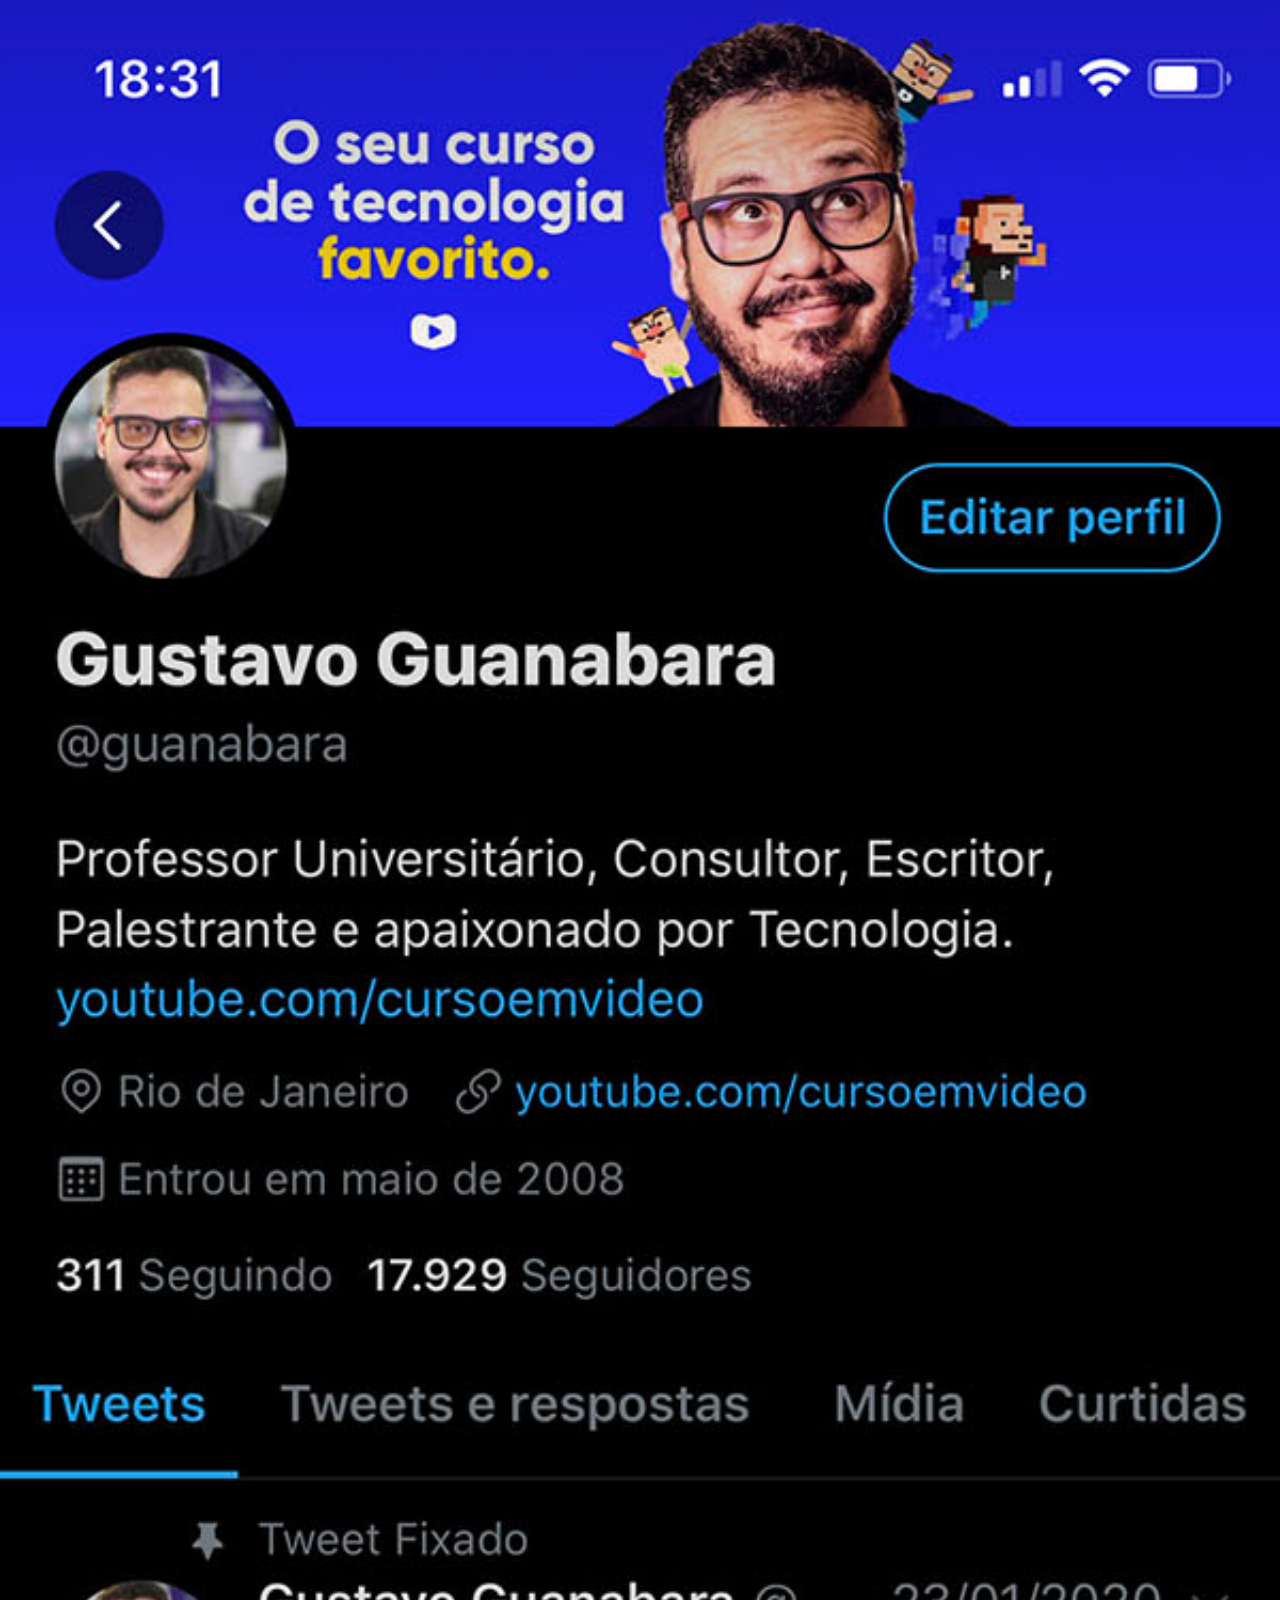
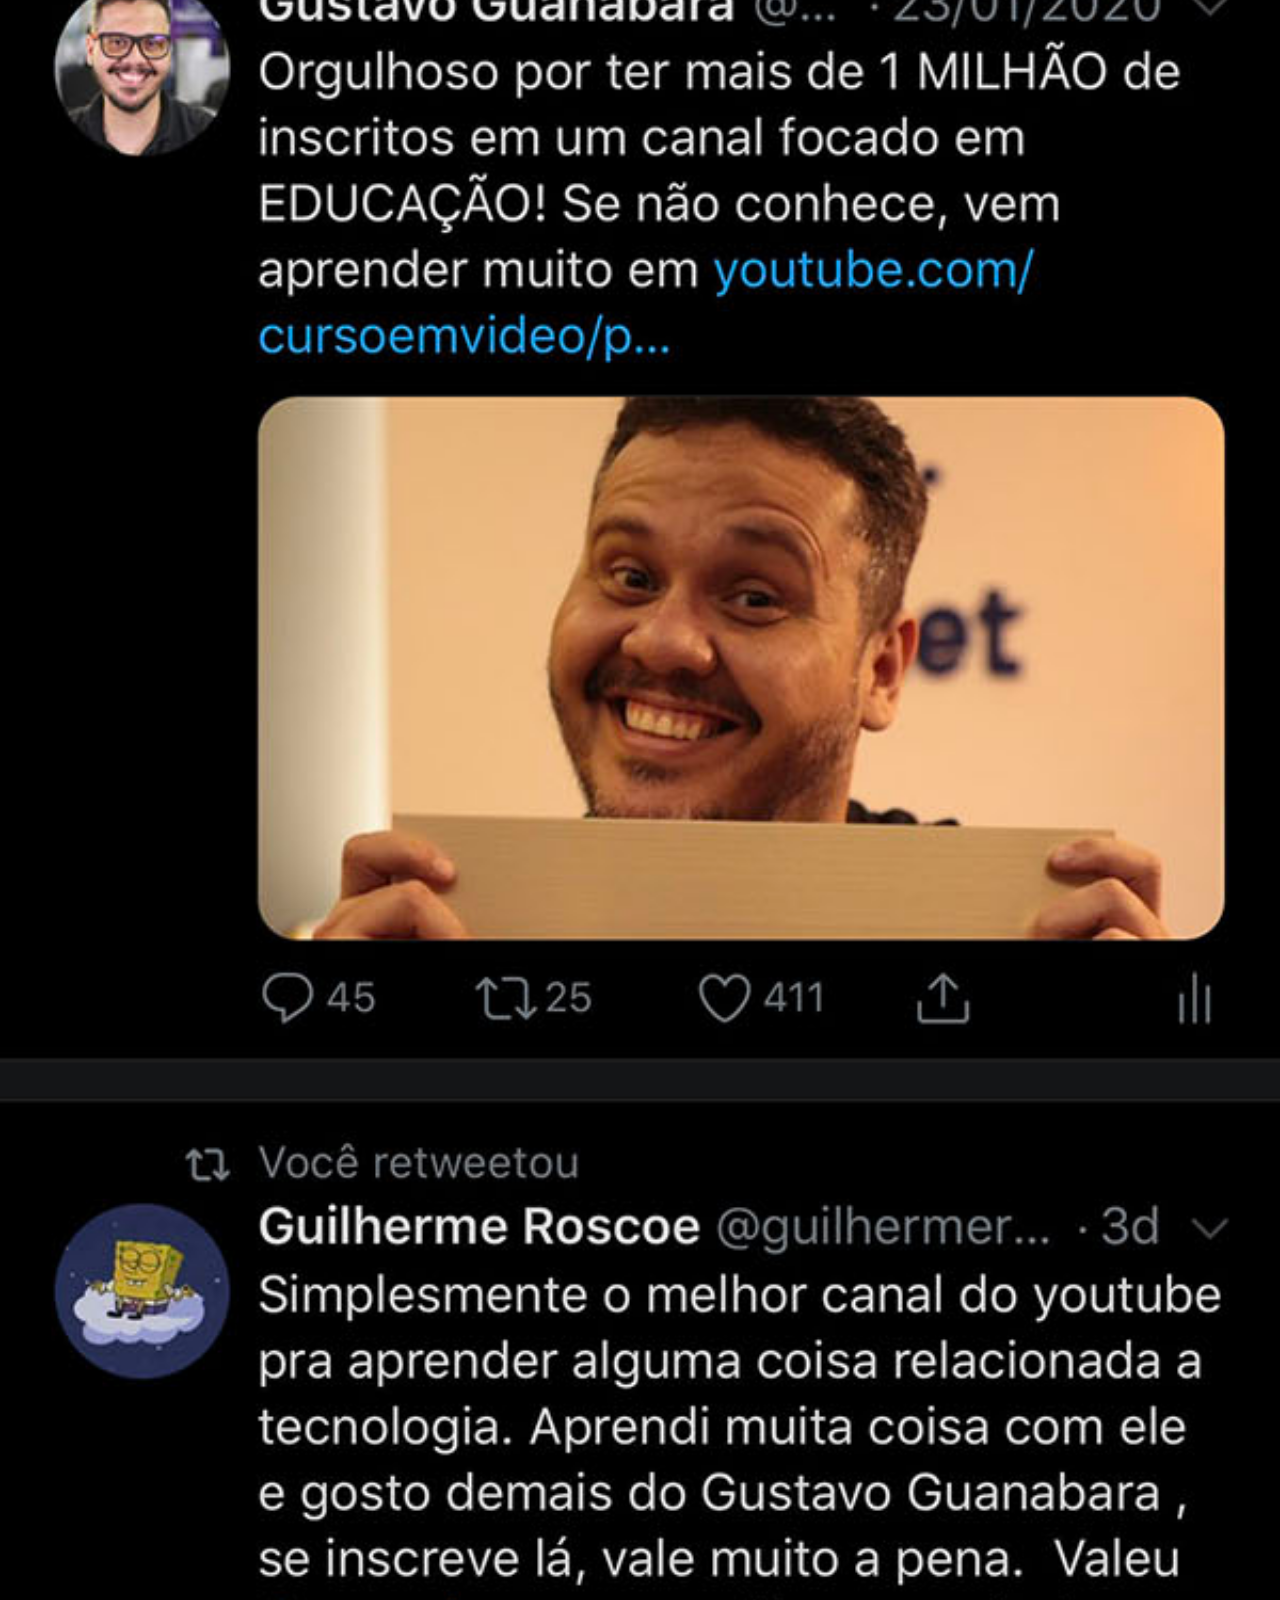
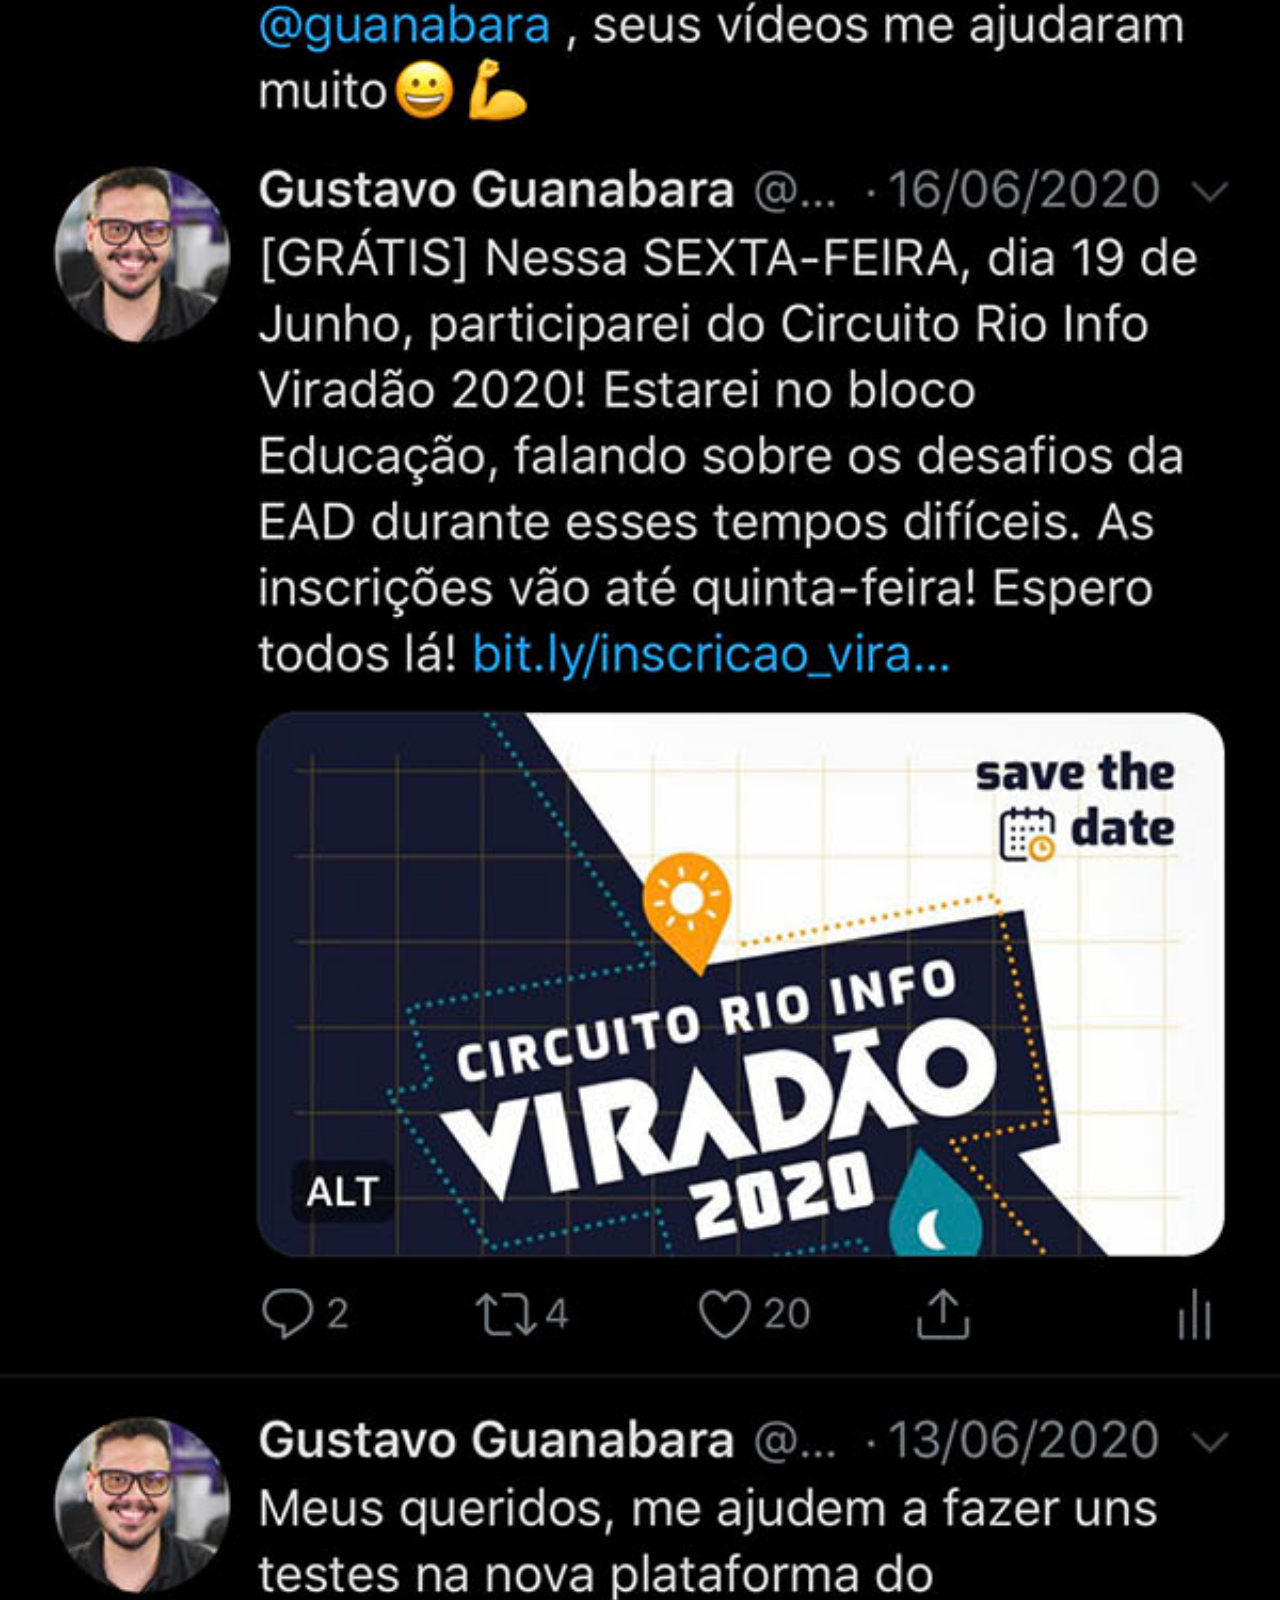
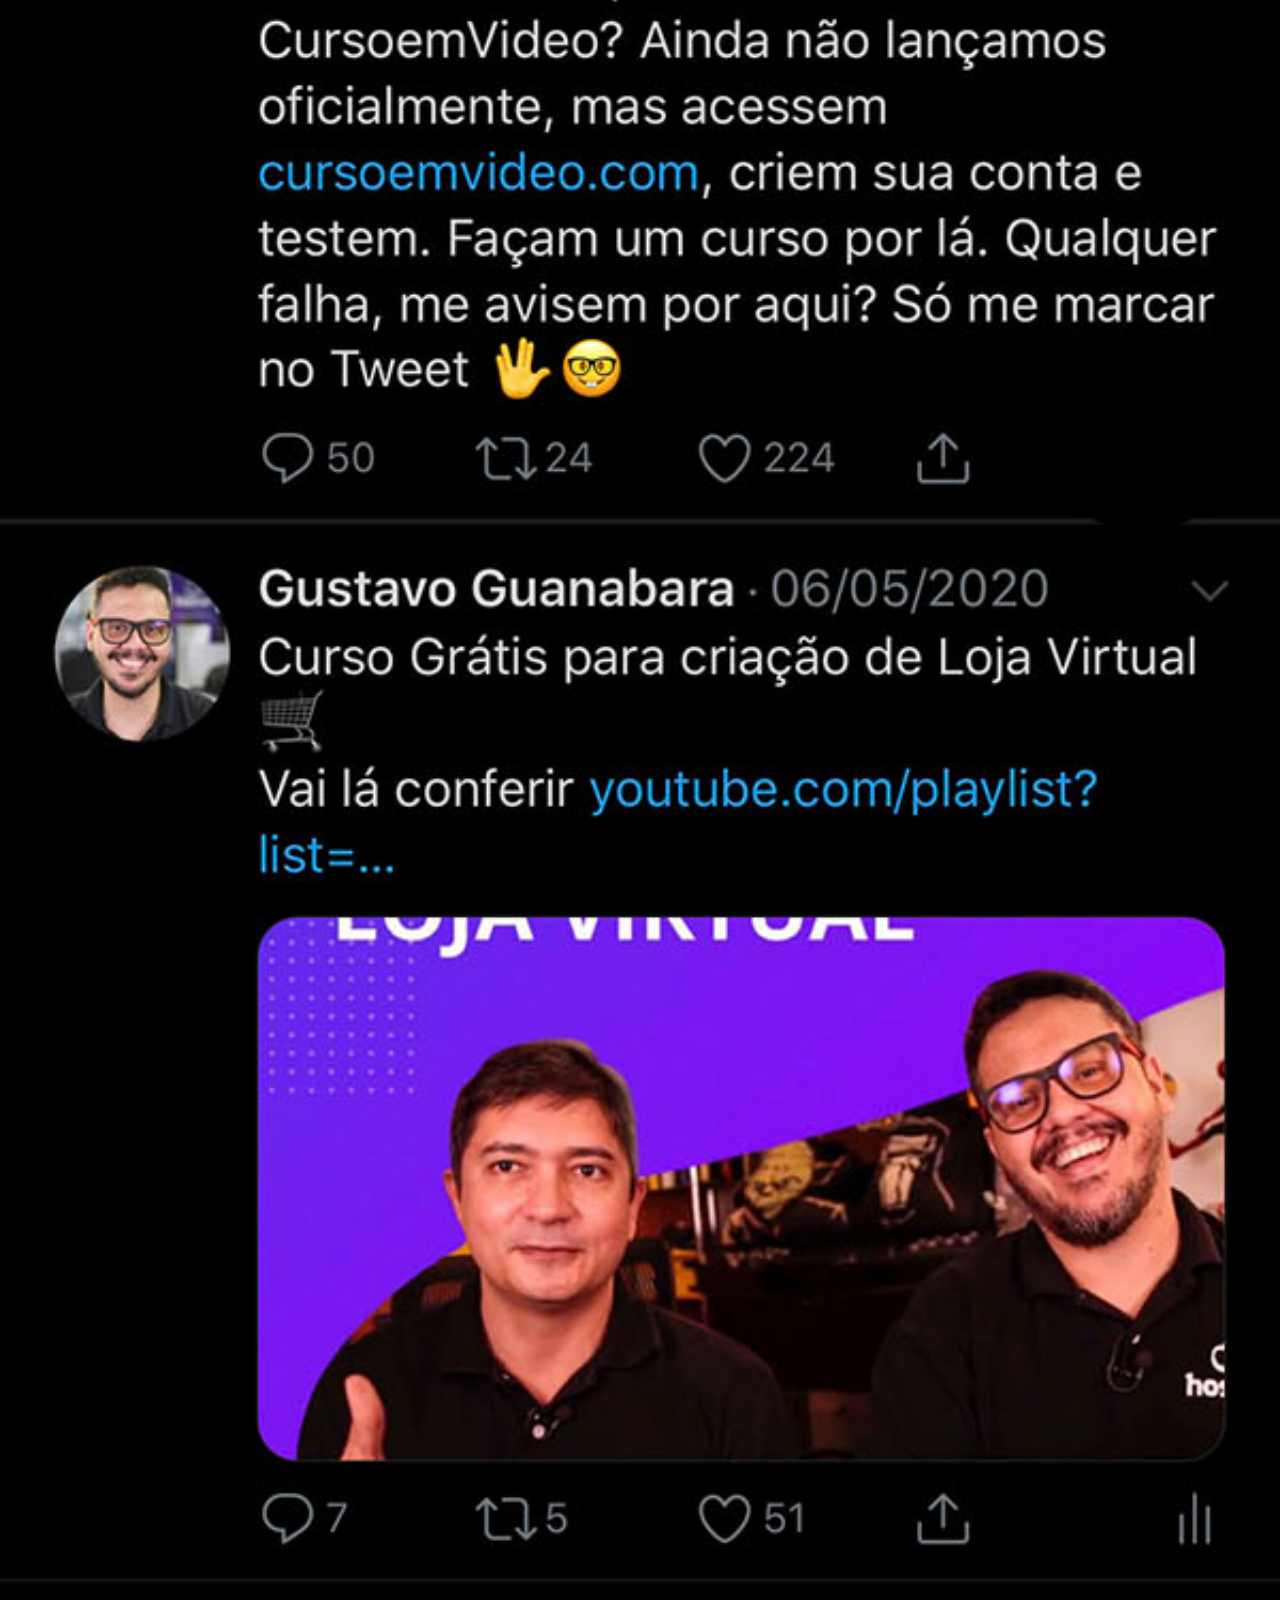
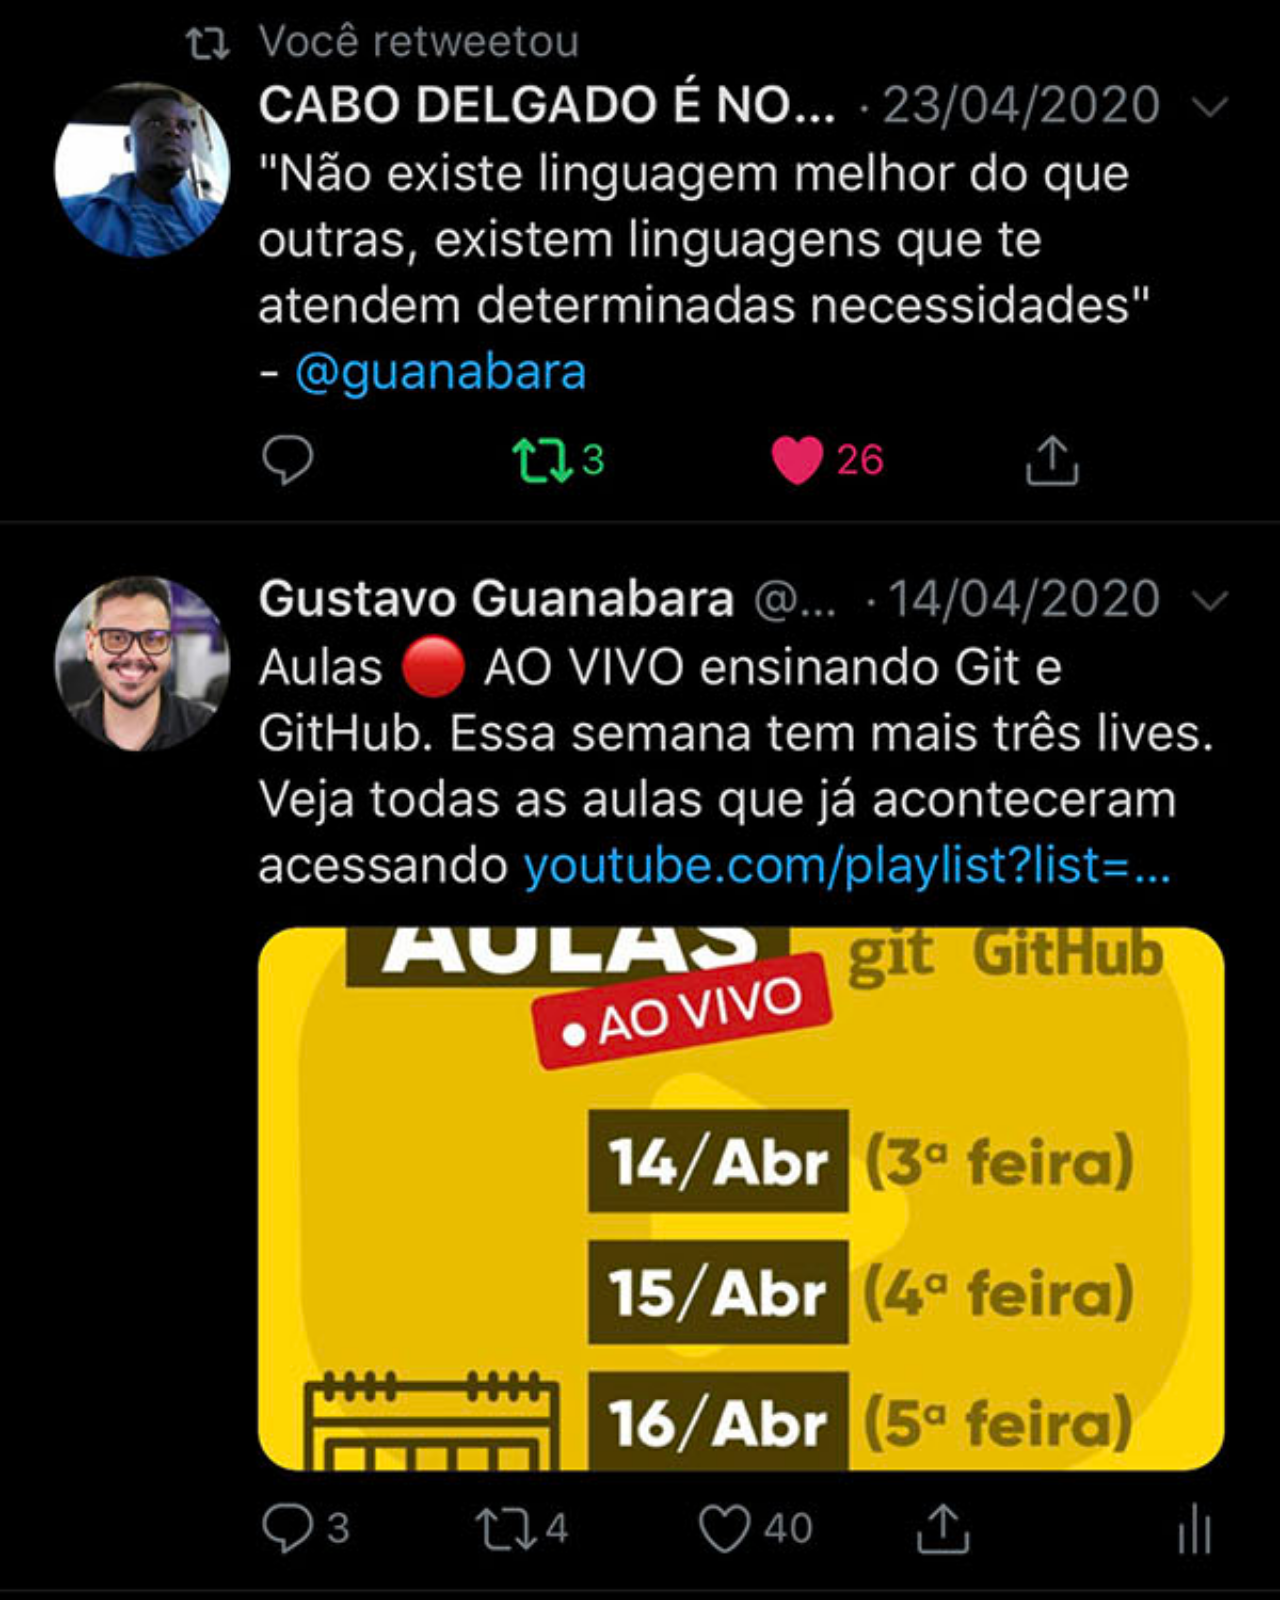
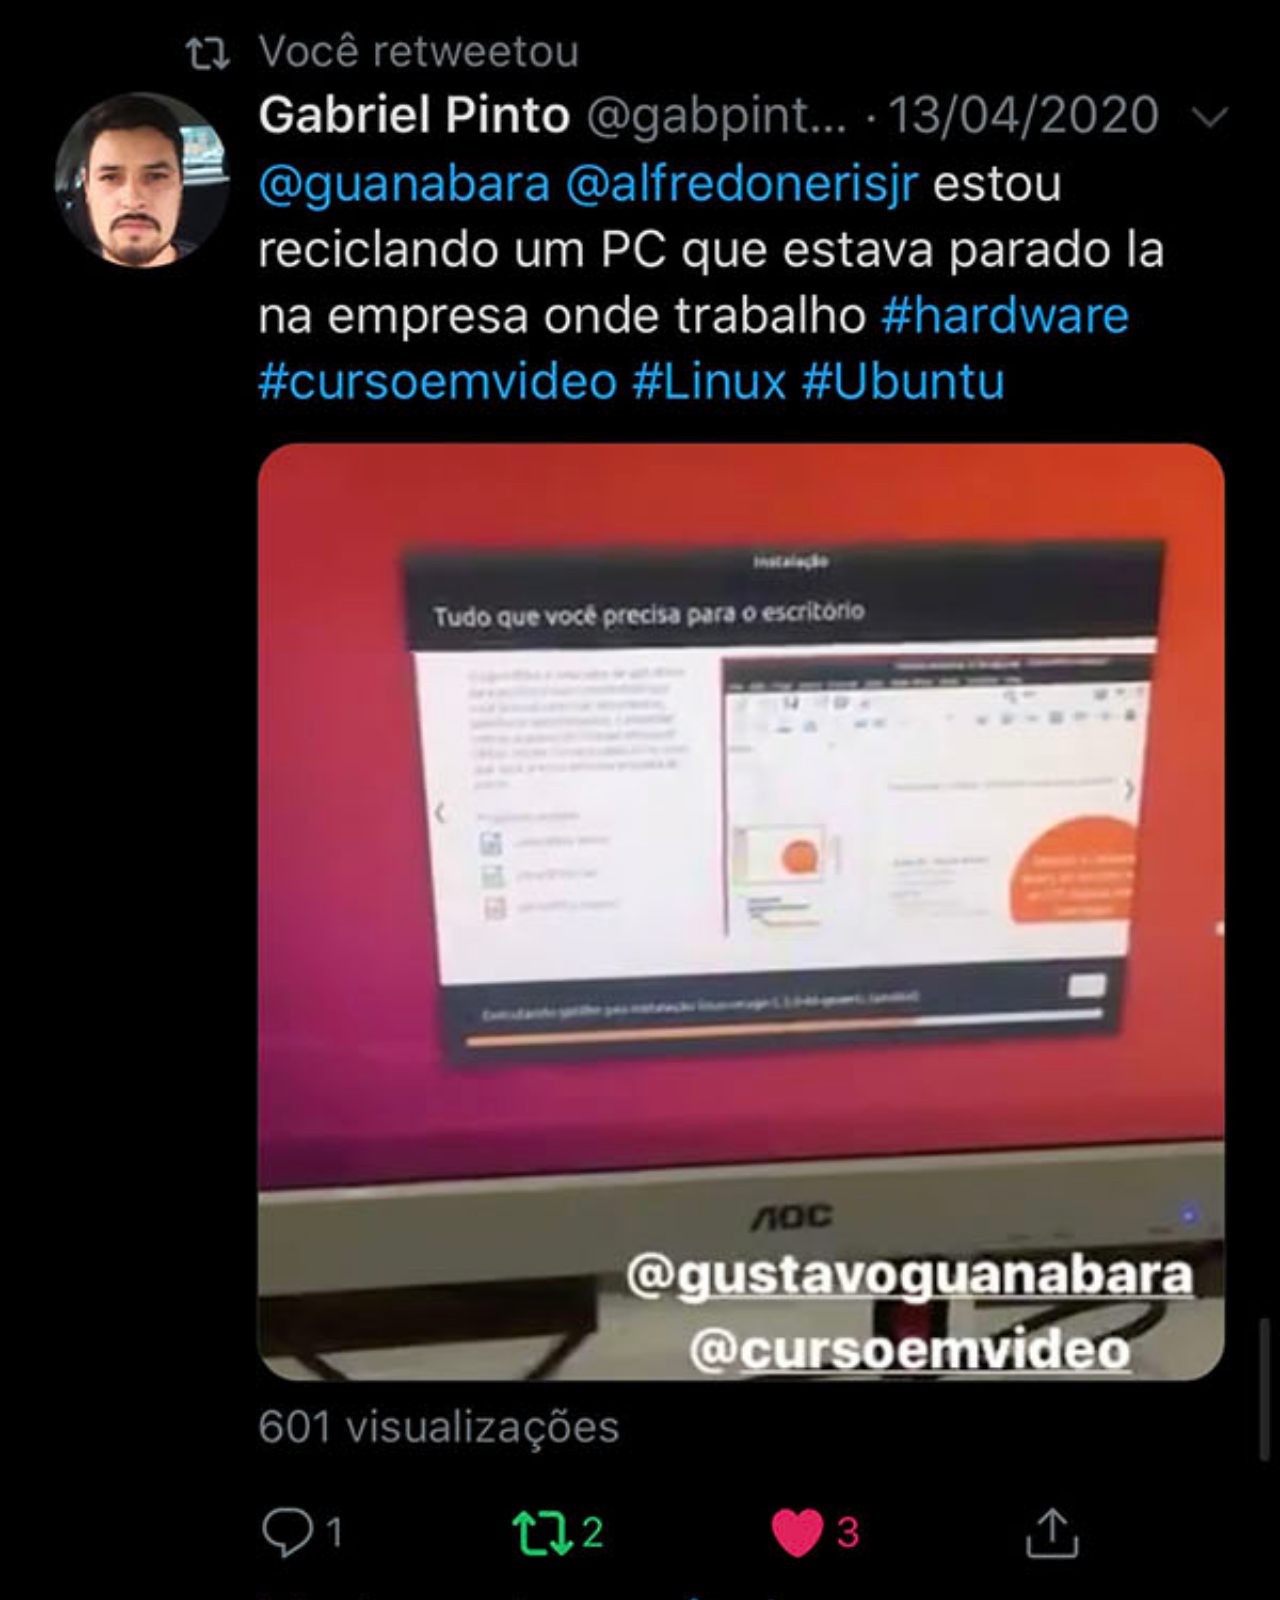
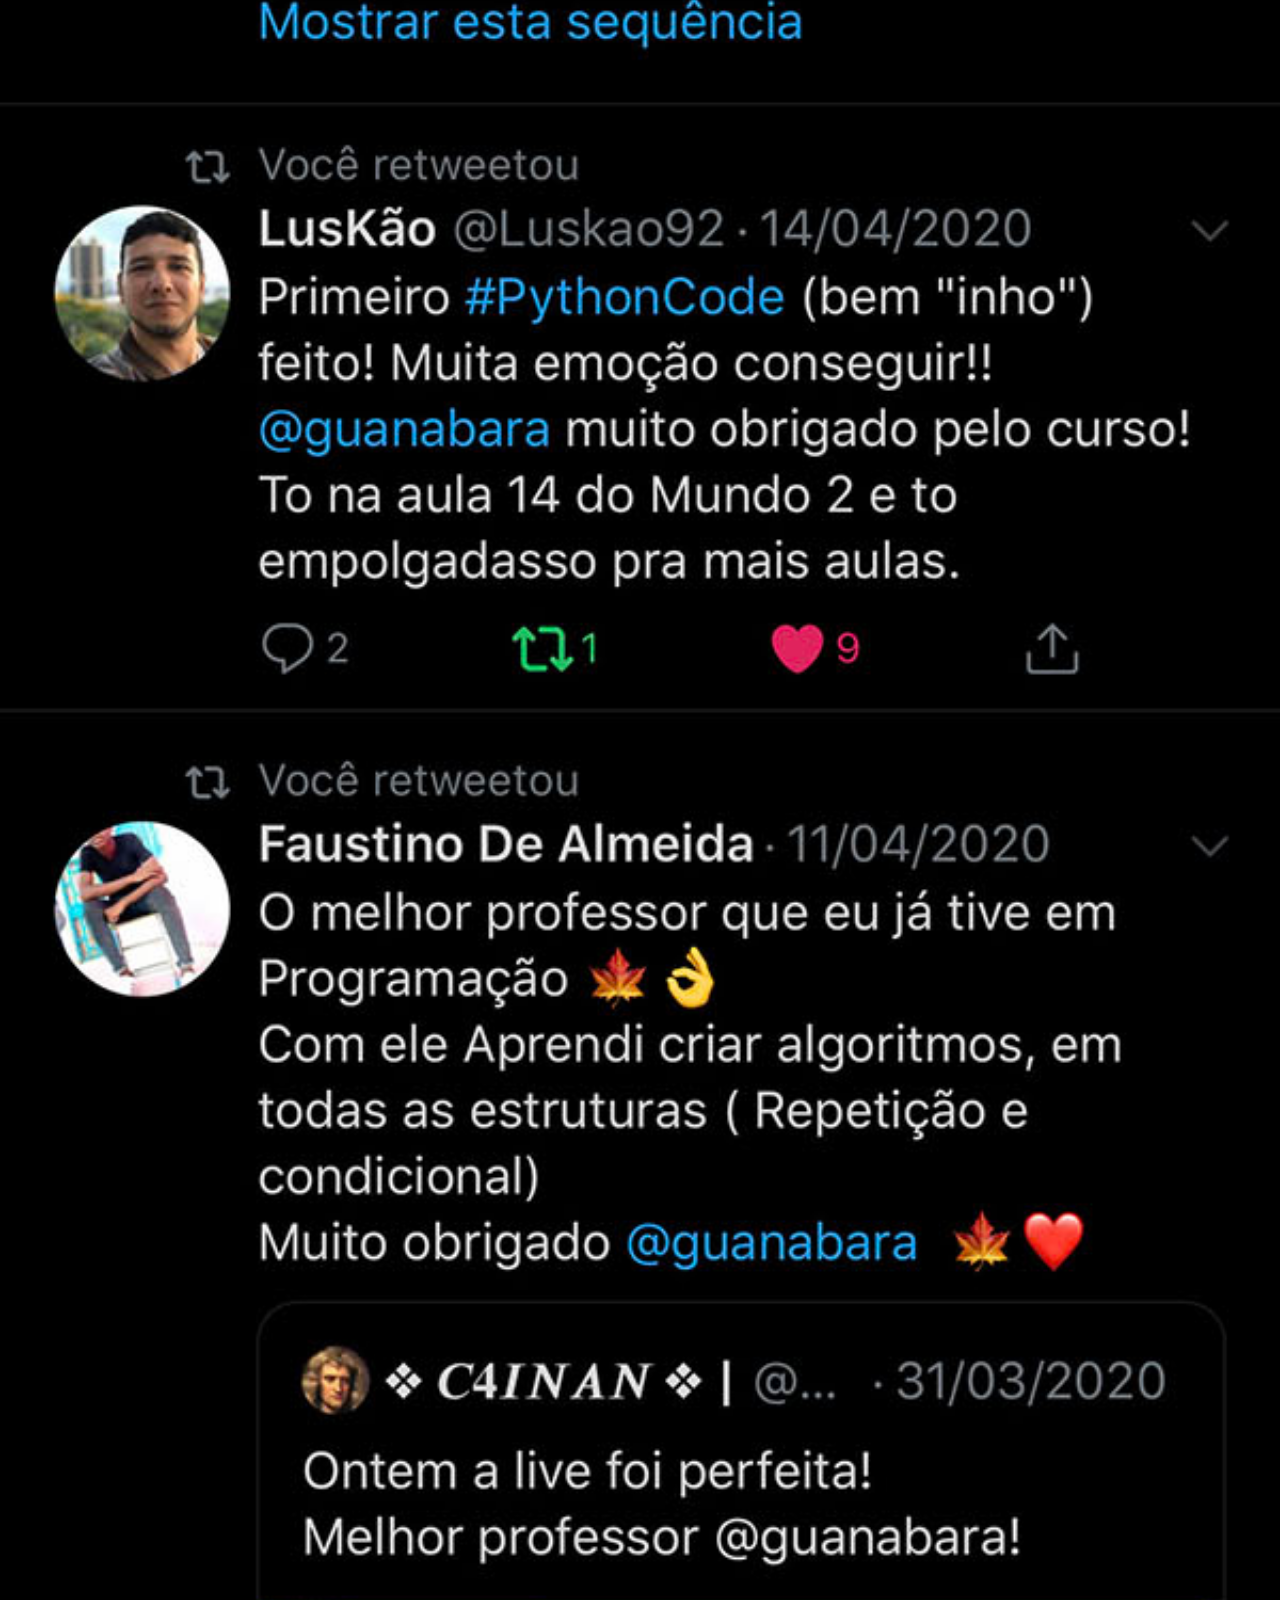
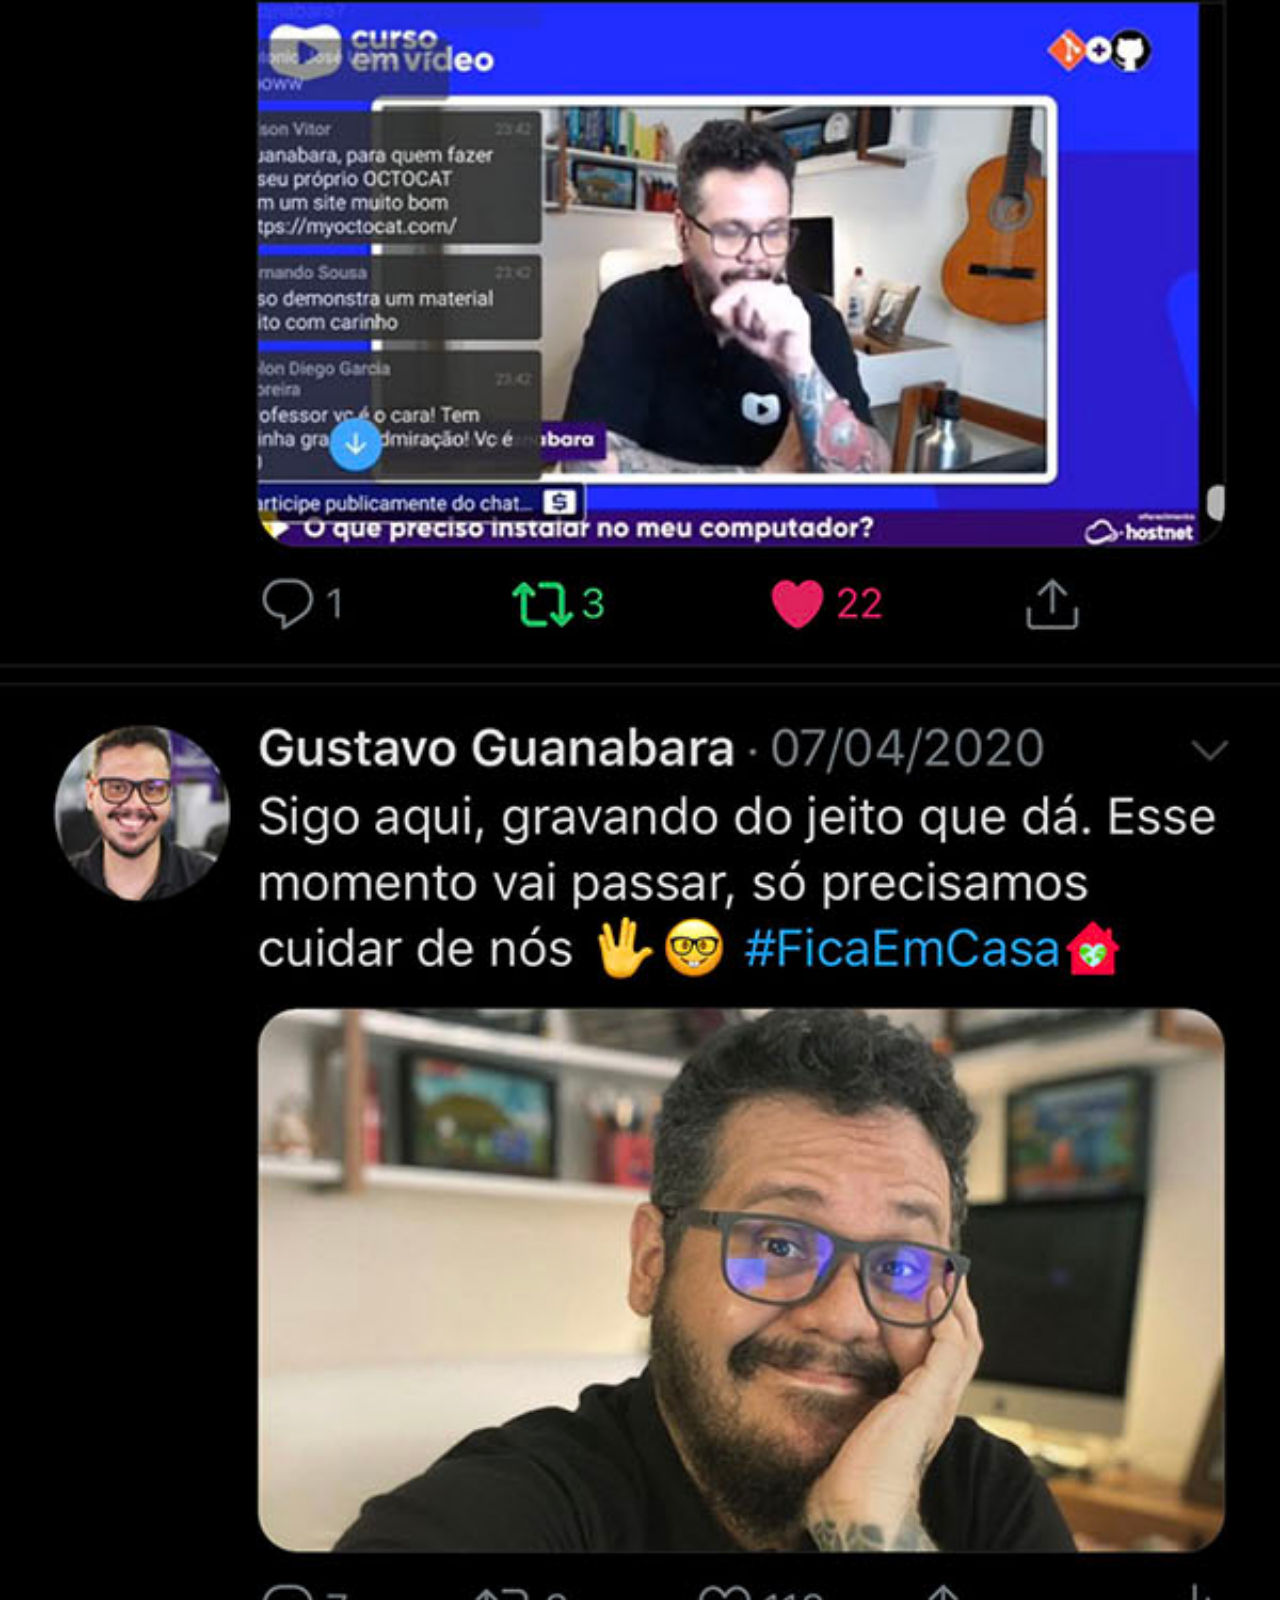
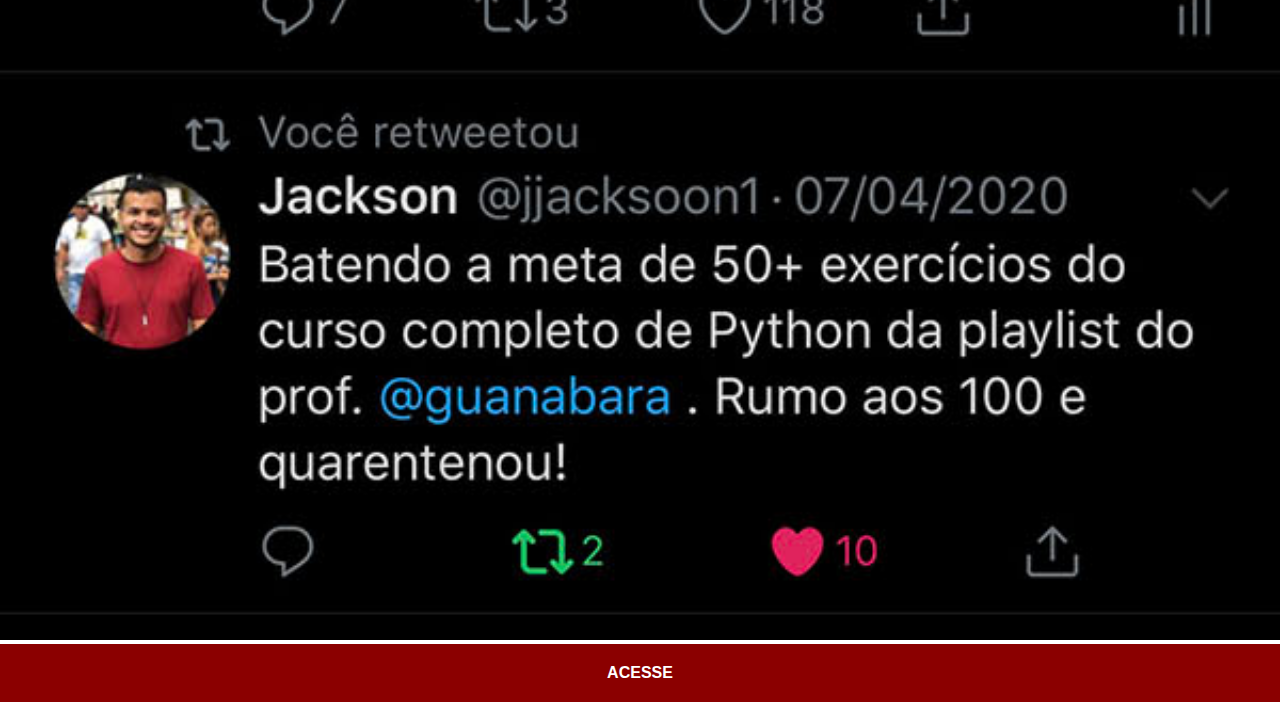
<file: twitter.html>
<!DOCTYPE html>
<html lang="pt-br">
<head>
    <meta charset="UTF-8">
    <meta name="viewport" content="width=device-width, initial-scale=1.0">
    <title>Twitter</title>
    <link rel="stylesheet" href="estilos/social.css">
</head>
<body>
    <img src="imagens/tela-twitter.jpg" alt="Twitter">
    <a href="https://twitter.com/guanabara?ref_src=twsrc%5Egoogle%7Ctwcamp%5Eserp%7Ctwgr%5Eauthor" target="_blank">ACESSE</a>
</body>
</html>
</file>
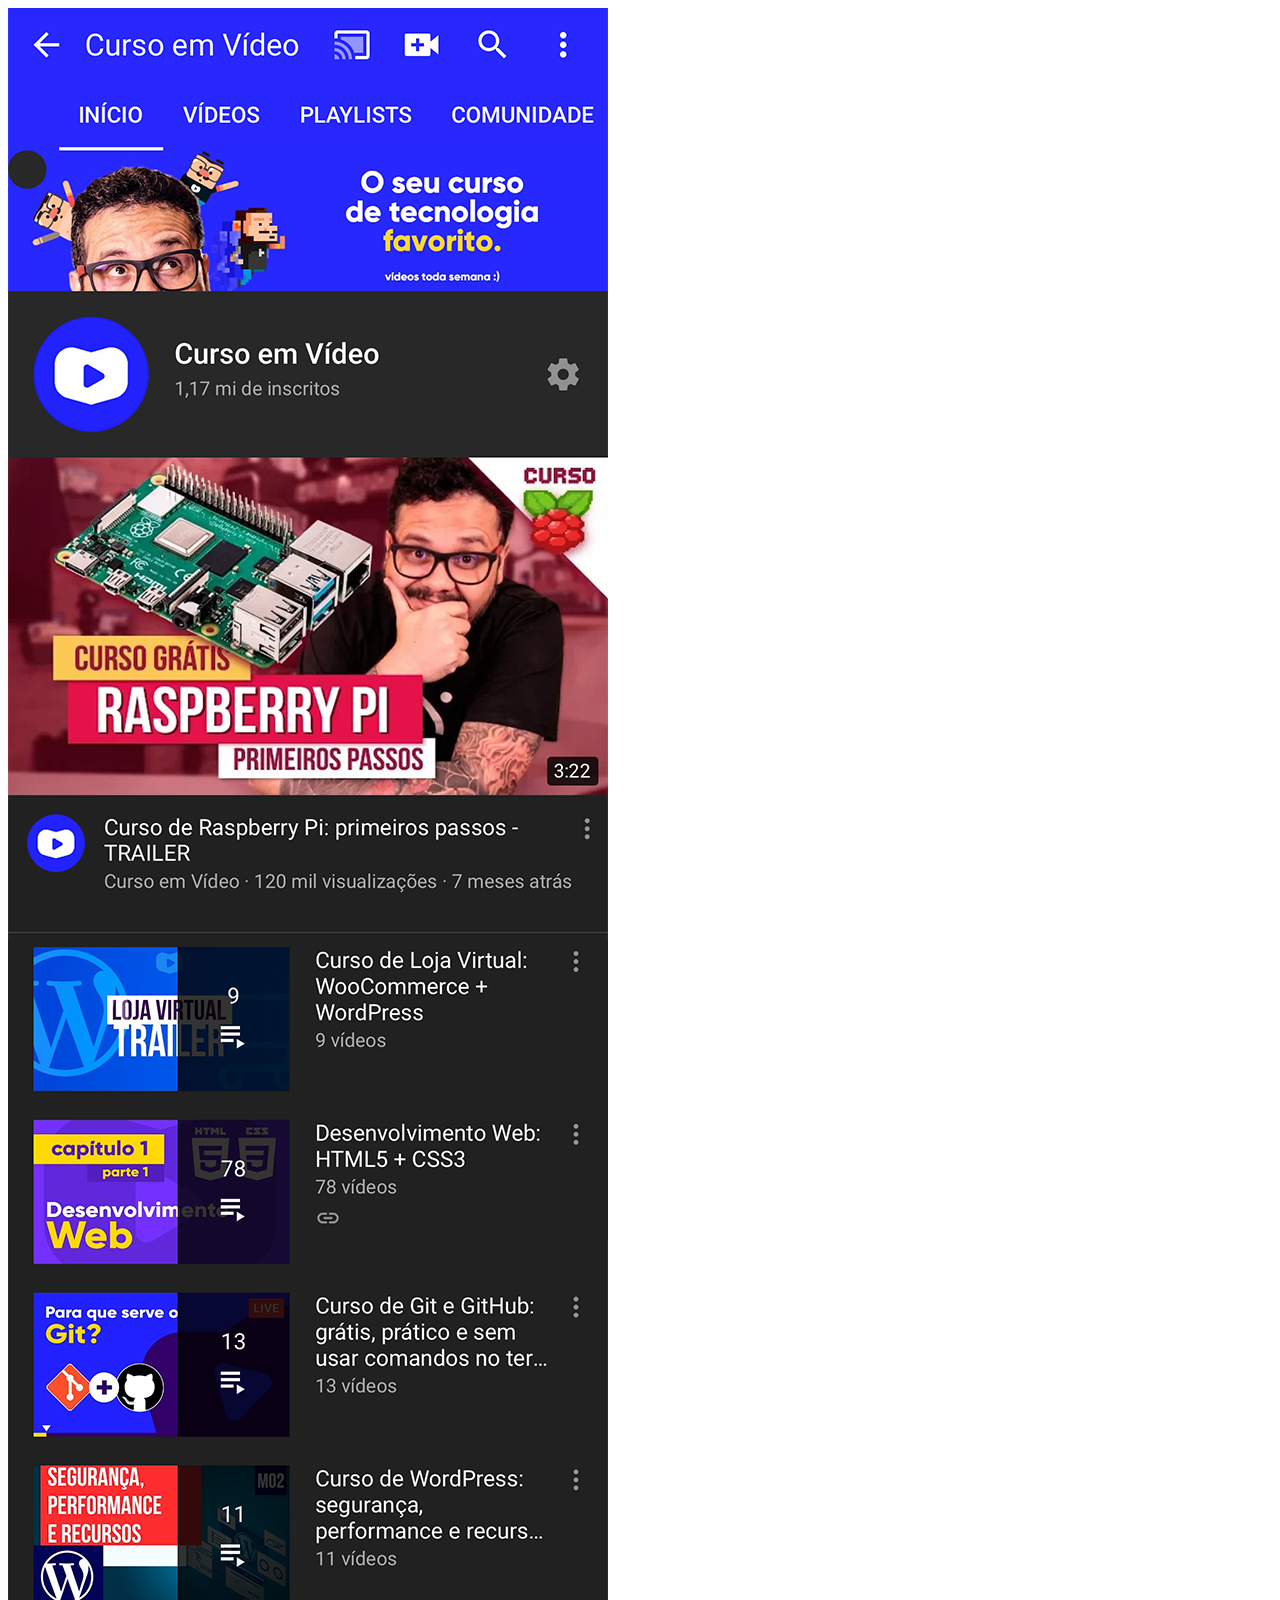
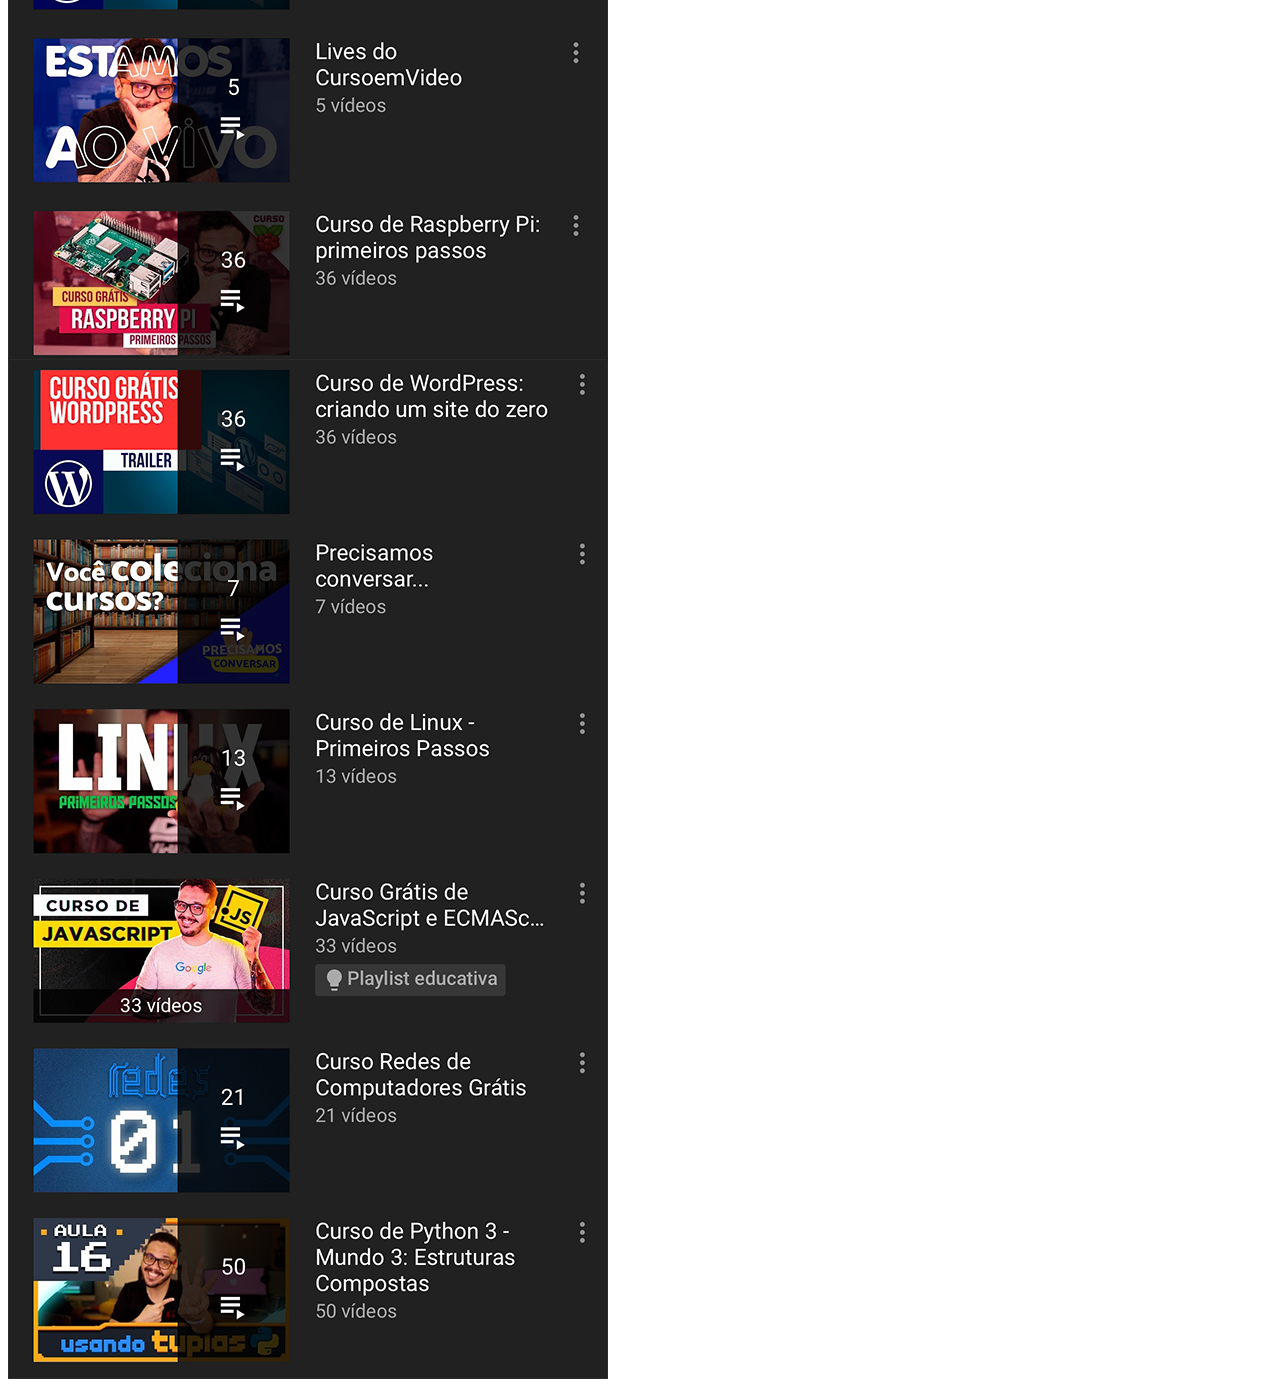
<file: youtube.html>
<!DOCTYPE html>
<html lang="pt-br">
<head>
    <meta charset="UTF-8">
    <meta name="viewport" content="width=device-width, initial-scale=1.0">
    <title>Youtube</title>
    <style>

    </style>
</head>
<body>
    <img src="imagens/tela-youtube.png" alt="Youtube">
    <a href="https://www.youtube.com/@CursoemVideo" target="_blank"></a>
</body>
</html>
</file>
<file: estilos/style.css>
@charset "UTF-8";

*{
    margin: 0px;
    padding: 0px;
    font-family: Arial, Helvetica, sans-serif;
}

html, body{
    height: 100vh;/*Altura total*/
    width: 100vw;/*Largura total*/
    background-color: black;
}

body{
    background: url(../imagens/fundo-madeira.jpg) no-repeat top center;
    background-size: cover;
    background-attachment: fixed;
}

main{
    position: relative;
    height: 100vh;
    
}

section#telefone{
    position: absolute;
    top: 50%;
    left: 50%;
    transform: translate(-50%, -50%);

    height: 627px;
    width: 311px;
    background: url('../imagens/frame-iphone.png') no-repeat;
}

iframe#tela{
    position: relative;
    top: 80px;
    left: 22px;
    width: 266px;
    height: 469px;
}

section#redes-sociais {
    text-align: right;
}

section#redes-sociais img{
    width: 50px;
    margin: 10px;
    border-radius: 50%;
    box-shadow: 2px 2px 5px hsla(0, 0%, 0%, 0.400);
    box-sizing: border-box;
}

section#redes-sociais img:hover {
    border: 2px solid rgba(255, 255, 255, 0.637);
    transform: translate(-3px, -3px);
    box-shadow: 5px 5px 10px rgba(0, 0, 0, 0.623);
    transition: transform 0.3s, border 1s;
}
</file>
<file: estilos/social.css>
@charset "UTF-8";

*{
    margin: 0px;
    padding: 0px;
    font-family: Arial, Helvetica, sans-serif;
}

::-webkit-scrollbar{
    width: 0px;
    height: 0px;
}

img{
    width: 100vw;
}

a{
    display: block;
    background-color: darkred;
    color: white;
    padding: 20px;
    text-align: center;
    font-weight: bolder;
    text-decoration: none;
}

a:hover{
    background-color: red;
    text-decoration: underline;
}
</file>
